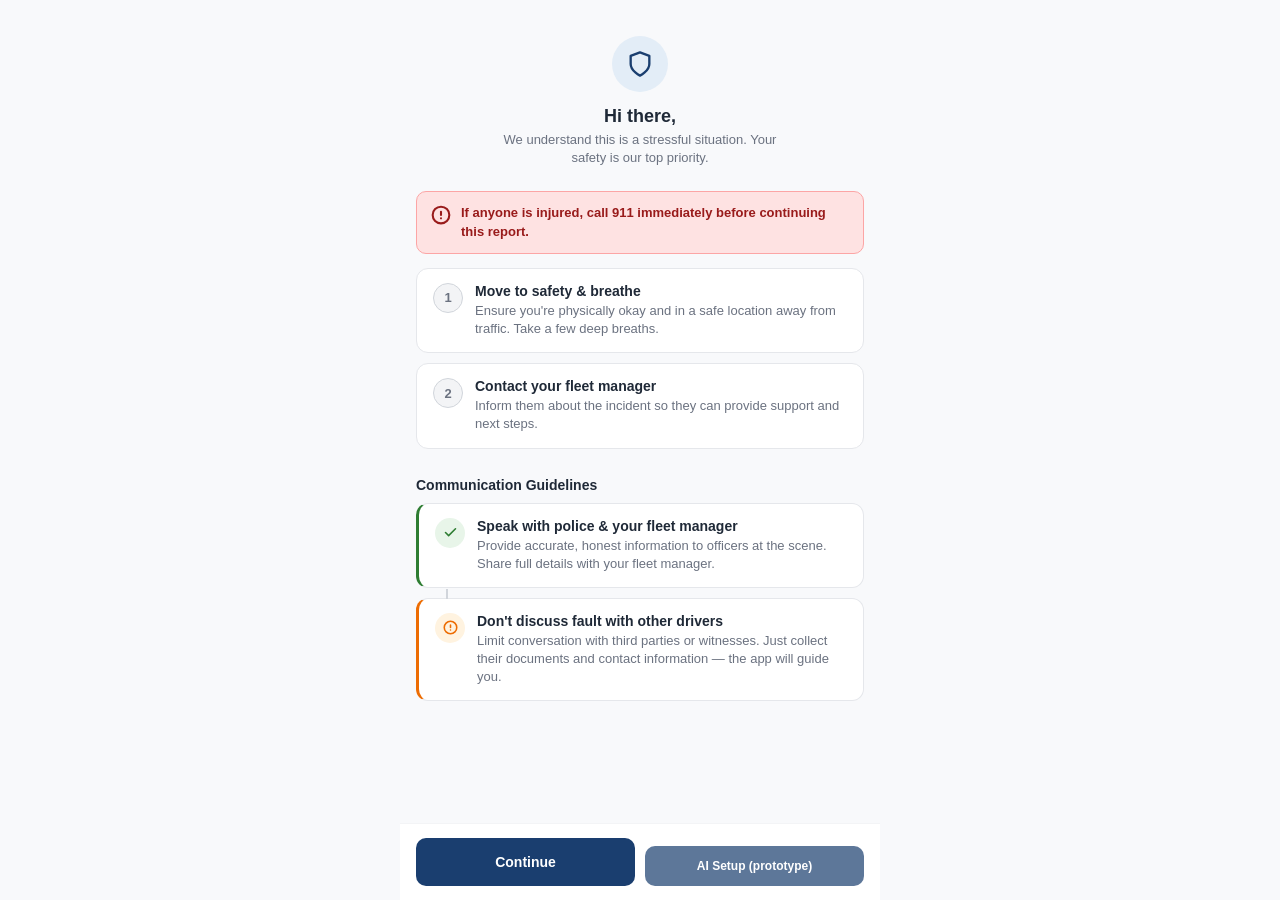
<file: index.html>
<!DOCTYPE html>
<html lang="en">
<head>
  <meta charset="UTF-8">
  <meta name="viewport" content="width=device-width, initial-scale=1.0, maximum-scale=1.0, user-scalable=no">
  <title>Incident Reporting</title>
  <link rel="stylesheet" href="styles.css?v=8">
</head>
<body>

  <!-- Offline Banner -->
  <div class="offline-banner" id="offlineBanner">You are offline — data will be saved locally</div>

  <!-- ==================== SCREEN 1: Incidents List ==================== -->
  <div class="screen" id="screen-incidents">
    <h2 class="section-title">Current Incidents</h2>
    <p class="section-subtitle">Reports that are in progress</p>

    <div id="currentIncidentsList">
      <div id="incidentsLoading" style="text-align:center;padding:28px 0">
        <div class="ai-spinner"></div>
        <p style="margin-top:12px;font-size:13px;color:var(--text-secondary)">Loading incidents…</p>
      </div>
    </div>

    <h2 class="section-title" id="pastIncidentsHeader" style="margin-top:16px;display:none">Past Incidents</h2>
    <p class="section-subtitle" id="pastIncidentsSubtitle" style="display:none">Completed and closed reports</p>
    <div id="pastIncidentsList"></div>
  </div>

  <!-- ==================== SCREEN 2: Before You Start (merged Safety + Comms) ==================== -->
  <div class="screen active" id="screen-safety">
    <div class="safety-hero">
      <div class="shield-circle">
        <svg viewBox="0 0 24 24" stroke-linecap="round" stroke-linejoin="round"><path d="M12 22s8-4 8-10V5l-8-3-8 3v7c0 6 8 10 8 10z"/></svg>
      </div>
      <h2>Hi <span id="driverFirstName">there</span>,</h2>
      <p>We understand this is a stressful situation. Your safety is our top priority.</p>
    </div>

    <!-- Always-on 911 banner — injury status is captured later (don't ask twice) -->
    <div style="background:#fee2e2;border:1px solid #fca5a5;border-radius:10px;padding:12px 14px;margin:0 0 14px;font-size:13px;color:#991b1b;font-weight:600;line-height:1.4;display:flex;gap:10px;align-items:flex-start">
      <svg viewBox="0 0 24 24" fill="none" stroke="currentColor" stroke-width="2.5" stroke-linecap="round" stroke-linejoin="round" style="width:20px;height:20px;flex-shrink:0;margin-top:1px"><circle cx="12" cy="12" r="10"/><line x1="12" y1="8" x2="12" y2="12"/><line x1="12" y1="16" x2="12.01" y2="16"/></svg>
      <span>If anyone is injured, call 911 immediately before continuing this report.</span>
    </div>

    <div class="step-card">
      <div class="step-number">1</div>
      <div class="step-content">
        <h3>Move to safety &amp; breathe</h3>
        <p>Ensure you're physically okay and in a safe location away from traffic. Take a few deep breaths.</p>
      </div>
    </div>

    <div class="step-card">
      <div class="step-number">2</div>
      <div class="step-content">
        <h3>Contact your fleet manager</h3>
        <p>Inform them about the incident so they can provide support and next steps.</p>
      </div>
    </div>

    <h3 class="subsection-title" style="margin-top:18px">Communication Guidelines</h3>

    <div class="guidelines-list">
      <div class="guideline-card allowed">
        <div class="guideline-icon check">
          <svg viewBox="0 0 24 24" stroke-linecap="round" stroke-linejoin="round"><polyline points="20 6 9 17 4 12"/></svg>
        </div>
        <div class="guideline-content">
          <h3>Speak with police &amp; your fleet manager</h3>
          <p>Provide accurate, honest information to officers at the scene. Share full details with your fleet manager.</p>
        </div>
      </div>

      <div class="guideline-card caution">
        <div class="guideline-icon warn">
          <svg viewBox="0 0 24 24" stroke-linecap="round" stroke-linejoin="round"><circle cx="12" cy="12" r="10"/><line x1="12" y1="8" x2="12" y2="12"/><line x1="12" y1="16" x2="12.01" y2="16"/></svg>
        </div>
        <div class="guideline-content">
          <h3>Don't discuss fault with other drivers</h3>
          <p>Limit conversation with third parties or witnesses. Just collect their documents and contact information — the app will guide you.</p>
        </div>
      </div>
    </div>

    <div class="button-footer">
      <button class="btn btn-primary" onclick="app.goTo('incidents')">Continue</button>
      <button class="btn btn-secondary" style="margin-top:8px;font-size:12px;opacity:0.7" onclick="app.showAISetup()">AI Setup (prototype)</button>
    </div>
  </div>

  <!-- screen-communication kept as alias so any back-links still work -->
  <div class="screen" id="screen-communication" style="display:none"></div>

  <!-- ==================== AI Setup (prototype token entry) ==================== -->
  <!-- Prototype-only: lets the single tester enter their GenAI token+baseUrl at
       runtime so the add-in calls the gateway directly. Stored ONLY in this
       device's localStorage — never committed. Not for production/multi-user. -->
  <div class="screen" id="screen-aisetup">
    <h2 class="section-title">AI Setup</h2>
    <p class="section-subtitle">Prototype only. Paste your GenAI config to enable live AI/OCR on <em>this device</em>. It's stored only here, never uploaded. Use test/dummy documents.</p>
    <div class="question-group">
      <label>Config JSON</label>
      <textarea id="aiSetupInput" rows="6" style="width:100%;box-sizing:border-box;font-family:ui-monospace,SFMono-Regular,Menlo,monospace;font-size:12px;padding:10px;border:1px solid var(--border,#ccc);border-radius:8px" placeholder='{"token":"...","baseUrl":"...","region":"us"}'></textarea>
    </div>
    <p id="aiSetupStatus" style="font-size:13px;margin:8px 0"></p>
    <div class="button-footer">
      <button class="btn btn-primary" onclick="app.saveAISetup()">Save</button>
      <button class="btn btn-secondary" style="margin-top:8px" onclick="app.clearAISetup()">Clear token from device</button>
      <button class="btn btn-secondary" style="margin-top:8px" onclick="app.goTo('safety')">Back</button>
    </div>
  </div>

  <!-- ==================== SCREEN 5: Qualifying Questions ==================== -->
  <div class="screen" id="screen-qualifying">
    <div class="progress-bar">
      <div class="progress-icon">
        <svg viewBox="0 0 24 24" stroke-linecap="round" stroke-linejoin="round"><circle cx="12" cy="12" r="10"/><line x1="12" y1="16" x2="12" y2="12"/><line x1="12" y1="8" x2="12.01" y2="8"/></svg>
      </div>
      <span>0% Complete</span>
    </div>

    <h2 class="section-title">Qualifying Questions</h2>
    <p class="section-subtitle">Please answer the following questions about the collision.</p>

    <div class="question-group">
      <label>Does the collision involve a third party driver?</label>
      <div class="toggle-group">
        <button class="toggle-btn" onclick="app.setAnswer('thirdParty', true, this)">Yes</button>
        <button class="toggle-btn" onclick="app.setAnswer('thirdParty', false, this)">No</button>
      </div>
    </div>

    <div class="question-group" id="hitAndRunGroup" style="display:none">
      <label>Was this a hit-and-run?</label>
      <div class="toggle-group">
        <button class="toggle-btn" onclick="app.setAnswer('hitAndRun', true, this)">Yes</button>
        <button class="toggle-btn" onclick="app.setAnswer('hitAndRun', false, this)">No</button>
      </div>
    </div>

    <div class="question-group">
      <label>Is your vehicle driveable?</label>
      <div class="toggle-group">
        <button class="toggle-btn" onclick="app.setAnswer('driveable', 'Yes', this)">Yes</button>
        <button class="toggle-btn" onclick="app.setAnswer('driveable', 'No', this)">No</button>
        <button class="toggle-btn" onclick="app.setAnswer('driveable', 'Uncertain', this)">Uncertain</button>
      </div>
    </div>

    <div class="button-footer">
      <button class="btn btn-secondary" onclick="app.goTo('incidents')">Back</button>
      <button class="btn btn-primary" id="qualifyingContinue" onclick="app.qualifyingContinue()">Continue</button>
    </div>
  </div>

  <!-- ==================== SCREEN 6a: Photos — Your Vehicle ==================== -->
  <div class="screen" id="screen-photos-yours">
    <div class="progress-bar">
      <div class="progress-icon">
        <svg viewBox="0 0 24 24" stroke-linecap="round" stroke-linejoin="round"><circle cx="12" cy="12" r="10"/><line x1="12" y1="16" x2="12" y2="12"/><line x1="12" y1="8" x2="12.01" y2="8"/></svg>
      </div>
      <span>20% Complete</span>
    </div>

    <h2 class="section-title">Capture Photos of Your Vehicle & Scene</h2>
    <p class="section-subtitle">Take clear, well-lit photos from each angle. Show the full side of the vehicle in each shot. For Damage Close-up, get within arm's reach of the damage so details are visible for AI analysis.</p>

    <div class="photo-grid" id="photoGridYours">
      <div class="photo-slot" onclick="app.showPhotoMenu('yours',0)">
        <svg class="camera-icon" viewBox="0 0 24 24" stroke-linecap="round" stroke-linejoin="round"><path d="M23 19a2 2 0 0 1-2 2H3a2 2 0 0 1-2-2V8a2 2 0 0 1 2-2h4l2-3h6l2 3h4a2 2 0 0 1 2 2z"/><circle cx="12" cy="13" r="4"/></svg>
        <span class="label">Front View</span>
      </div>
      <div class="photo-slot" onclick="app.showPhotoMenu('yours',1)">
        <svg class="camera-icon" viewBox="0 0 24 24" stroke-linecap="round" stroke-linejoin="round"><path d="M23 19a2 2 0 0 1-2 2H3a2 2 0 0 1-2-2V8a2 2 0 0 1 2-2h4l2-3h6l2 3h4a2 2 0 0 1 2 2z"/><circle cx="12" cy="13" r="4"/></svg>
        <span class="label">Rear View</span>
      </div>
      <div class="photo-slot" onclick="app.showPhotoMenu('yours',2)">
        <svg class="camera-icon" viewBox="0 0 24 24" stroke-linecap="round" stroke-linejoin="round"><path d="M23 19a2 2 0 0 1-2 2H3a2 2 0 0 1-2-2V8a2 2 0 0 1 2-2h4l2-3h6l2 3h4a2 2 0 0 1 2 2z"/><circle cx="12" cy="13" r="4"/></svg>
        <span class="label">Left Side</span>
      </div>
      <div class="photo-slot" onclick="app.showPhotoMenu('yours',3)">
        <svg class="camera-icon" viewBox="0 0 24 24" stroke-linecap="round" stroke-linejoin="round"><path d="M23 19a2 2 0 0 1-2 2H3a2 2 0 0 1-2-2V8a2 2 0 0 1 2-2h4l2-3h6l2 3h4a2 2 0 0 1 2 2z"/><circle cx="12" cy="13" r="4"/></svg>
        <span class="label">Right Side</span>
      </div>
      <div class="photo-slot" onclick="app.showPhotoMenu('yours',4)">
        <svg class="camera-icon" viewBox="0 0 24 24" stroke-linecap="round" stroke-linejoin="round"><path d="M23 19a2 2 0 0 1-2 2H3a2 2 0 0 1-2-2V8a2 2 0 0 1 2-2h4l2-3h6l2 3h4a2 2 0 0 1 2 2z"/><circle cx="12" cy="13" r="4"/></svg>
        <span class="label">Damage Close-up</span>
      </div>
    </div>

    <h3 class="subsection-title">360° Scene Video <span style="font-size:11px;font-weight:400;color:var(--text-muted)">(Optional)</span></h3>
    <p class="section-subtitle" style="margin-bottom:10px">Record a 360° walkthrough with your Camera app, then select it here.</p>
    <div class="document-upload" id="sceneVideoSlot" onclick="app.captureSceneVideo()">
      <svg viewBox="0 0 24 24" stroke-linecap="round" stroke-linejoin="round"><polygon points="23 7 16 12 23 17 23 7"/><rect x="1" y="5" width="15" height="14" rx="2" ry="2"/></svg>
      <p style="font-weight:600;margin-bottom:3px;font-size:14px">Select video from library</p>
      <p style="font-size:12px;color:var(--text-muted)">Record with your Camera app first, then tap here to attach</p>
    </div>
    <div id="sceneVideoPreview" style="display:none" class="doc-preview">
      <svg viewBox="0 0 24 24" fill="none" stroke="#2e7d32" stroke-width="2.5" stroke-linecap="round" stroke-linejoin="round" style="width:18px;height:18px;flex-shrink:0"><polyline points="20 6 9 17 4 12"/></svg>
      <span id="sceneVideoName" style="flex:1;font-size:13px;color:var(--success);overflow:hidden;text-overflow:ellipsis;white-space:nowrap">Video captured ✓</span>
      <button class="doc-remove-btn" onclick="event.stopPropagation();app.removeSceneVideo()">&times;</button>
    </div>

    <div id="aiAnalysisStatusYours" style="display:none">
      <div class="ai-processing">
        <div class="ai-spinner"></div>
        <p style="font-weight:600;font-size:14px">Analyzing photos...</p>
        <p style="color:var(--text-secondary);font-size:13px">AI is identifying damage zones and severity</p>
      </div>
    </div>

    <div class="button-footer">
      <button class="btn btn-secondary" onclick="app.goTo('qualifying')">Back</button>
      <button class="btn btn-primary" onclick="app.analyzeYoursAndContinue()">Continue</button>
    </div>
  </div>

  <!-- ==================== SCREEN 6b: Photos — 3rd Party Vehicle ==================== -->
  <div class="screen" id="screen-photos-third">
    <div class="progress-bar">
      <div class="progress-icon">
        <svg viewBox="0 0 24 24" stroke-linecap="round" stroke-linejoin="round"><circle cx="12" cy="12" r="10"/><line x1="12" y1="16" x2="12" y2="12"/><line x1="12" y1="8" x2="12.01" y2="8"/></svg>
      </div>
      <span>35% Complete</span>
    </div>

    <h2 class="section-title">Capture Photos of 3rd Party Vehicle</h2>
    <p class="section-subtitle">Take clear, well-lit photos from each angle. Show the full side of the vehicle in each shot. For Damage Close-up, get within arm's reach of the damage so details are visible for AI analysis.</p>

    <div class="photo-grid" id="photoGridThird">
      <div class="photo-slot" onclick="app.showPhotoMenu('third',0)">
        <svg class="camera-icon" viewBox="0 0 24 24" stroke-linecap="round" stroke-linejoin="round"><path d="M23 19a2 2 0 0 1-2 2H3a2 2 0 0 1-2-2V8a2 2 0 0 1 2-2h4l2-3h6l2 3h4a2 2 0 0 1 2 2z"/><circle cx="12" cy="13" r="4"/></svg>
        <span class="label">Front View</span>
      </div>
      <div class="photo-slot" onclick="app.showPhotoMenu('third',1)">
        <svg class="camera-icon" viewBox="0 0 24 24" stroke-linecap="round" stroke-linejoin="round"><path d="M23 19a2 2 0 0 1-2 2H3a2 2 0 0 1-2-2V8a2 2 0 0 1 2-2h4l2-3h6l2 3h4a2 2 0 0 1 2 2z"/><circle cx="12" cy="13" r="4"/></svg>
        <span class="label">Rear View</span>
      </div>
      <div class="photo-slot" onclick="app.showPhotoMenu('third',2)">
        <svg class="camera-icon" viewBox="0 0 24 24" stroke-linecap="round" stroke-linejoin="round"><path d="M23 19a2 2 0 0 1-2 2H3a2 2 0 0 1-2-2V8a2 2 0 0 1 2-2h4l2-3h6l2 3h4a2 2 0 0 1 2 2z"/><circle cx="12" cy="13" r="4"/></svg>
        <span class="label">Left Side</span>
      </div>
      <div class="photo-slot" onclick="app.showPhotoMenu('third',3)">
        <svg class="camera-icon" viewBox="0 0 24 24" stroke-linecap="round" stroke-linejoin="round"><path d="M23 19a2 2 0 0 1-2 2H3a2 2 0 0 1-2-2V8a2 2 0 0 1 2-2h4l2-3h6l2 3h4a2 2 0 0 1 2 2z"/><circle cx="12" cy="13" r="4"/></svg>
        <span class="label">Right Side</span>
      </div>
      <div class="photo-slot" onclick="app.showPhotoMenu('third',4)">
        <svg class="camera-icon" viewBox="0 0 24 24" stroke-linecap="round" stroke-linejoin="round"><path d="M23 19a2 2 0 0 1-2 2H3a2 2 0 0 1-2-2V8a2 2 0 0 1 2-2h4l2-3h6l2 3h4a2 2 0 0 1 2 2z"/><circle cx="12" cy="13" r="4"/></svg>
        <span class="label">Damage Close-up</span>
      </div>
    </div>

    <div id="aiAnalysisStatusThird" style="display:none">
      <div class="ai-processing">
        <div class="ai-spinner"></div>
        <p style="font-weight:600;font-size:14px">Analyzing photos...</p>
        <p style="color:var(--text-secondary);font-size:13px">AI is identifying vehicle type and damage</p>
      </div>
    </div>

    <div class="button-footer">
      <button class="btn btn-secondary" onclick="app.goTo('photos-yours')">Back</button>
      <button class="btn btn-primary" onclick="app.analyzeThirdAndContinue()">Continue</button>
    </div>
  </div>

  <!-- ==================== SCREEN 7: Your Vehicle — Damage & Severity (combined) ==================== -->
  <div class="screen" id="screen-damage-first">
    <div class="progress-bar">
      <div class="progress-icon">
        <svg viewBox="0 0 24 24" stroke-linecap="round" stroke-linejoin="round"><circle cx="12" cy="12" r="10"/><line x1="12" y1="16" x2="12" y2="12"/><line x1="12" y1="8" x2="12.01" y2="8"/></svg>
      </div>
      <span>40% Complete</span>
    </div>

    <h2 class="section-title">Your Vehicle Damage</h2>
    <p class="section-subtitle">Select damaged areas and severity. <span class="ai-badge">AI Suggested</span></p>

    <div class="damage-diagram">
      <svg class="vehicle-svg" viewBox="0 0 200 300" style="max-width:220px">
        <path d="M75 20 C75 15, 78 10, 83 10 L117 10 C122 10, 125 15, 125 20 L125 35 L135 40 L140 45 L145 55 L148 65 L150 75 L150 225 L148 235 L145 245 L140 255 L135 260 L125 265 L125 280 C125 285, 122 290, 117 290 L83 290 C78 290, 75 285, 75 280 L75 265 L65 260 L60 255 L55 245 L52 235 L50 225 L50 75 L52 65 L55 55 L60 45 L65 40 L75 35 Z" fill="#e8e9ea" stroke="#9ca3af" stroke-width="2"/>
        <rect x="80" y="25" width="40" height="15" fill="rgba(59,130,246,0.15)" stroke="#9ca3af" stroke-width="1" rx="3"/>
        <rect x="80" y="260" width="40" height="15" fill="rgba(59,130,246,0.15)" stroke="#9ca3af" stroke-width="1" rx="3"/>
        <rect x="55" y="80" width="12" height="35" fill="rgba(59,130,246,0.15)" stroke="#9ca3af" stroke-width="1" rx="2"/>
        <rect x="55" y="125" width="12" height="35" fill="rgba(59,130,246,0.15)" stroke="#9ca3af" stroke-width="1" rx="2"/>
        <rect x="55" y="170" width="12" height="35" fill="rgba(59,130,246,0.15)" stroke="#9ca3af" stroke-width="1" rx="2"/>
        <rect x="133" y="80" width="12" height="35" fill="rgba(59,130,246,0.15)" stroke="#9ca3af" stroke-width="1" rx="2"/>
        <rect x="133" y="125" width="12" height="35" fill="rgba(59,130,246,0.15)" stroke="#9ca3af" stroke-width="1" rx="2"/>
        <rect x="133" y="170" width="12" height="35" fill="rgba(59,130,246,0.15)" stroke="#9ca3af" stroke-width="1" rx="2"/>
        <ellipse cx="85" cy="15" rx="6" ry="4" fill="#fbbf24" opacity="0.8"/>
        <ellipse cx="115" cy="15" rx="6" ry="4" fill="#fbbf24" opacity="0.8"/>
        <ellipse cx="85" cy="285" rx="6" ry="4" fill="#ef4444" opacity="0.8"/>
        <ellipse cx="115" cy="285" rx="6" ry="4" fill="#ef4444" opacity="0.8"/>
        <rect x="45" y="70" width="8" height="20" fill="#374151" rx="4"/>
        <rect x="147" y="70" width="8" height="20" fill="#374151" rx="4"/>
        <rect x="45" y="210" width="8" height="20" fill="#374151" rx="4"/>
        <rect x="147" y="210" width="8" height="20" fill="#374151" rx="4"/>
        <path class="damage-zone" data-zone="Front Center" d="M75 20 C75 15, 78 10, 83 10 L117 10 C122 10, 125 15, 125 20 L125 35 L135 40 L140 45 L145 55 L148 65 L100 65 L52 65 L55 55 L60 45 L65 40 L75 35 Z" fill="transparent" stroke="transparent" stroke-width="2"/>
        <path class="damage-zone" data-zone="Front Left" d="M50 65 L52 65 L55 55 L60 45 L65 40 L75 35 L75 50 L70 60 L65 70 L60 80 L55 90 L52 100 L50 110 Z" fill="transparent" stroke="transparent" stroke-width="2"/>
        <path class="damage-zone" data-zone="Front Right" d="M150 65 L148 65 L145 55 L140 45 L135 40 L125 35 L125 50 L130 60 L135 70 L140 80 L145 90 L148 100 L150 110 Z" fill="transparent" stroke="transparent" stroke-width="2"/>
        <path class="damage-zone" data-zone="Left Side" d="M50 75 L52 75 L50 85 L50 110 L50 190 L52 200 L50 225 L45 220 L40 200 L40 100 L45 80 Z" fill="transparent" stroke="transparent" stroke-width="2"/>
        <path class="damage-zone" data-zone="Right Side" d="M150 75 L148 75 L150 85 L150 110 L150 190 L148 200 L150 225 L155 220 L160 200 L160 100 L155 80 Z" fill="transparent" stroke="transparent" stroke-width="2"/>
        <rect class="damage-zone" data-zone="Roof" x="75" y="75" width="50" height="150" fill="transparent" stroke="transparent" stroke-width="2" rx="5"/>
        <path class="damage-zone" data-zone="Rear Left" d="M50 225 L52 225 L55 235 L60 245 L65 255 L75 260 L75 245 L70 235 L65 225 L60 215 L55 205 L52 195 L50 185 Z" fill="transparent" stroke="transparent" stroke-width="2"/>
        <path class="damage-zone" data-zone="Rear Right" d="M150 225 L148 225 L145 235 L140 245 L135 255 L125 260 L125 245 L130 235 L135 225 L140 215 L145 205 L148 195 L150 185 Z" fill="transparent" stroke="transparent" stroke-width="2"/>
        <path class="damage-zone" data-zone="Rear Center" d="M75 265 L125 265 L135 260 L140 255 L145 245 L148 235 L100 235 L52 235 L55 245 L60 255 L65 260 L75 265 L75 280 C75 285, 78 290, 83 290 L117 290 C122 290, 125 285, 125 280 L125 265 Z" fill="transparent" stroke="transparent" stroke-width="2"/>
      </svg>
    </div>

    <div class="damage-zones-chips" id="damageChipsFirst">
      <button class="zone-chip" onclick="app.toggleZone('first','Front Left',this)">Front Left</button>
      <button class="zone-chip" onclick="app.toggleZone('first','Front Center',this)">Front Center</button>
      <button class="zone-chip" onclick="app.toggleZone('first','Front Right',this)">Front Right</button>
      <button class="zone-chip" onclick="app.toggleZone('first','Left Side',this)">Left Side</button>
      <button class="zone-chip" onclick="app.toggleZone('first','Right Side',this)">Right Side</button>
      <button class="zone-chip" onclick="app.toggleZone('first','Rear Left',this)">Rear Left</button>
      <button class="zone-chip" onclick="app.toggleZone('first','Rear Center',this)">Rear Center</button>
      <button class="zone-chip" onclick="app.toggleZone('first','Rear Right',this)">Rear Right</button>
      <button class="zone-chip" onclick="app.toggleZone('first','Roof',this)">Roof</button>
      <button class="zone-chip" onclick="app.toggleZone('first','Undercarriage / Frame',this)">Undercarriage / Frame</button>
    </div>

    <h3 class="subsection-title" style="margin-top:20px">Damage Severity <span class="ai-badge">AI Suggested</span></h3>
    <div class="severity-options" id="severityOptionsFirst">
      <div class="severity-option" onclick="app.setSeverity('first','Minor', this)">
        <h4>Minor</h4>
        <p>Scratches, scuffs, or small dents. Vehicle fully driveable.</p>
      </div>
      <div class="severity-option" onclick="app.setSeverity('first','Functional', this)">
        <h4>Functional</h4>
        <p>Broken glass, hanging bumpers, or light damage. May still be driveable.</p>
      </div>
      <div class="severity-option" onclick="app.setSeverity('first','Disabling', this)">
        <h4>Disabling</h4>
        <p>Frame damage, wheel misalignment, or airbag deployment. Not driveable.</p>
      </div>
    </div>

    <div class="button-footer">
      <button class="btn btn-secondary" id="damageFirstBackBtn" onclick="app.damageFirstBack()">Back</button>
      <button class="btn btn-primary" id="damageFirstDoneBtn" onclick="app.damageFirstDone()">Continue</button>
    </div>
  </div>

  <!-- severity-first kept as alias so editFromReview still works -->
  <div class="screen" id="screen-severity-first" style="display:none"></div>

  <!-- ==================== SCREEN 9: 3rd Party Vehicle — Damage & Severity (combined) ==================== -->
  <div class="screen" id="screen-damage-third">
    <div class="progress-bar">
      <div class="progress-icon">
        <svg viewBox="0 0 24 24" stroke-linecap="round" stroke-linejoin="round"><circle cx="12" cy="12" r="10"/><line x1="12" y1="16" x2="12" y2="12"/><line x1="12" y1="8" x2="12.01" y2="8"/></svg>
      </div>
      <span>55% Complete</span>
    </div>

    <h2 class="section-title">3rd Party Vehicle Damage</h2>
    <p class="section-subtitle">Select damaged areas and severity. <span class="ai-badge">AI Suggested</span></p>

    <div class="damage-diagram">
      <svg class="vehicle-svg" viewBox="0 0 200 300" style="max-width:220px">
        <path d="M75 20 C75 15, 78 10, 83 10 L117 10 C122 10, 125 15, 125 20 L125 35 L135 40 L140 45 L145 55 L148 65 L150 75 L150 225 L148 235 L145 245 L140 255 L135 260 L125 265 L125 280 C125 285, 122 290, 117 290 L83 290 C78 290, 75 285, 75 280 L75 265 L65 260 L60 255 L55 245 L52 235 L50 225 L50 75 L52 65 L55 55 L60 45 L65 40 L75 35 Z" fill="#e8e9ea" stroke="#9ca3af" stroke-width="2"/>
        <rect x="80" y="25" width="40" height="15" fill="rgba(59,130,246,0.15)" stroke="#9ca3af" stroke-width="1" rx="3"/>
        <rect x="80" y="260" width="40" height="15" fill="rgba(59,130,246,0.15)" stroke="#9ca3af" stroke-width="1" rx="3"/>
        <rect x="55" y="80" width="12" height="35" fill="rgba(59,130,246,0.15)" stroke="#9ca3af" stroke-width="1" rx="2"/>
        <rect x="55" y="125" width="12" height="35" fill="rgba(59,130,246,0.15)" stroke="#9ca3af" stroke-width="1" rx="2"/>
        <rect x="55" y="170" width="12" height="35" fill="rgba(59,130,246,0.15)" stroke="#9ca3af" stroke-width="1" rx="2"/>
        <rect x="133" y="80" width="12" height="35" fill="rgba(59,130,246,0.15)" stroke="#9ca3af" stroke-width="1" rx="2"/>
        <rect x="133" y="125" width="12" height="35" fill="rgba(59,130,246,0.15)" stroke="#9ca3af" stroke-width="1" rx="2"/>
        <rect x="133" y="170" width="12" height="35" fill="rgba(59,130,246,0.15)" stroke="#9ca3af" stroke-width="1" rx="2"/>
        <ellipse cx="85" cy="15" rx="6" ry="4" fill="#fbbf24" opacity="0.8"/>
        <ellipse cx="115" cy="15" rx="6" ry="4" fill="#fbbf24" opacity="0.8"/>
        <ellipse cx="85" cy="285" rx="6" ry="4" fill="#ef4444" opacity="0.8"/>
        <ellipse cx="115" cy="285" rx="6" ry="4" fill="#ef4444" opacity="0.8"/>
        <rect x="45" y="70" width="8" height="20" fill="#374151" rx="4"/>
        <rect x="147" y="70" width="8" height="20" fill="#374151" rx="4"/>
        <rect x="45" y="210" width="8" height="20" fill="#374151" rx="4"/>
        <rect x="147" y="210" width="8" height="20" fill="#374151" rx="4"/>
        <!-- Clickable damage zones (data-party="third" routes clicks to the 3rd-party chips) -->
        <path class="damage-zone" data-party="third" data-zone="Front Center" d="M75 20 C75 15, 78 10, 83 10 L117 10 C122 10, 125 15, 125 20 L125 35 L135 40 L140 45 L145 55 L148 65 L100 65 L52 65 L55 55 L60 45 L65 40 L75 35 Z" fill="transparent" stroke="transparent" stroke-width="2"/>
        <path class="damage-zone" data-party="third" data-zone="Front Left" d="M50 65 L52 65 L55 55 L60 45 L65 40 L75 35 L75 50 L70 60 L65 70 L60 80 L55 90 L52 100 L50 110 Z" fill="transparent" stroke="transparent" stroke-width="2"/>
        <path class="damage-zone" data-party="third" data-zone="Front Right" d="M150 65 L148 65 L145 55 L140 45 L135 40 L125 35 L125 50 L130 60 L135 70 L140 80 L145 90 L148 100 L150 110 Z" fill="transparent" stroke="transparent" stroke-width="2"/>
        <path class="damage-zone" data-party="third" data-zone="Left Side" d="M50 75 L52 75 L50 85 L50 110 L50 190 L52 200 L50 225 L45 220 L40 200 L40 100 L45 80 Z" fill="transparent" stroke="transparent" stroke-width="2"/>
        <path class="damage-zone" data-party="third" data-zone="Right Side" d="M150 75 L148 75 L150 85 L150 110 L150 190 L148 200 L150 225 L155 220 L160 200 L160 100 L155 80 Z" fill="transparent" stroke="transparent" stroke-width="2"/>
        <rect class="damage-zone" data-party="third" data-zone="Roof" x="75" y="75" width="50" height="150" fill="transparent" stroke="transparent" stroke-width="2" rx="5"/>
        <path class="damage-zone" data-party="third" data-zone="Rear Left" d="M50 225 L52 225 L55 235 L60 245 L65 255 L75 260 L75 245 L70 235 L65 225 L60 215 L55 205 L52 195 L50 185 Z" fill="transparent" stroke="transparent" stroke-width="2"/>
        <path class="damage-zone" data-party="third" data-zone="Rear Right" d="M150 225 L148 225 L145 235 L140 245 L135 255 L125 260 L125 245 L130 235 L135 225 L140 215 L145 205 L148 195 L150 185 Z" fill="transparent" stroke="transparent" stroke-width="2"/>
        <path class="damage-zone" data-party="third" data-zone="Rear Center" d="M75 265 L125 265 L135 260 L140 255 L145 245 L148 235 L100 235 L52 235 L55 245 L60 255 L65 260 L75 265 L75 280 C75 285, 78 290, 83 290 L117 290 C122 290, 125 285, 125 280 L125 265 Z" fill="transparent" stroke="transparent" stroke-width="2"/>
      </svg>
    </div>

    <div class="damage-zones-chips" id="damageChipsThird">
      <button class="zone-chip" onclick="app.toggleZone('third','Front Left',this)">Front Left</button>
      <button class="zone-chip" onclick="app.toggleZone('third','Front Center',this)">Front Center</button>
      <button class="zone-chip" onclick="app.toggleZone('third','Front Right',this)">Front Right</button>
      <button class="zone-chip" onclick="app.toggleZone('third','Left Side',this)">Left Side</button>
      <button class="zone-chip" onclick="app.toggleZone('third','Right Side',this)">Right Side</button>
      <button class="zone-chip" onclick="app.toggleZone('third','Rear Left',this)">Rear Left</button>
      <button class="zone-chip" onclick="app.toggleZone('third','Rear Center',this)">Rear Center</button>
      <button class="zone-chip" onclick="app.toggleZone('third','Rear Right',this)">Rear Right</button>
      <button class="zone-chip" onclick="app.toggleZone('third','Roof',this)">Roof</button>
      <button class="zone-chip" onclick="app.toggleZone('third','Undercarriage / Frame',this)">Undercarriage / Frame</button>
    </div>

    <h3 class="subsection-title" style="margin-top:20px">Damage Severity <span class="ai-badge">AI Suggested</span></h3>
    <div class="severity-options" id="severityOptionsThird">
      <div class="severity-option" onclick="app.setSeverity('third','Minor', this)">
        <h4>Minor</h4>
        <p>Scratches, scuffs, or small dents. Vehicle fully driveable.</p>
      </div>
      <div class="severity-option" onclick="app.setSeverity('third','Functional', this)">
        <h4>Functional</h4>
        <p>Broken glass, hanging bumpers, or light damage. May still be driveable.</p>
      </div>
      <div class="severity-option" onclick="app.setSeverity('third','Disabling', this)">
        <h4>Disabling</h4>
        <p>Frame damage, wheel misalignment, or airbag deployment. Not driveable.</p>
      </div>
    </div>

    <div class="button-footer">
      <button class="btn btn-secondary" id="damageThirdBackBtn" onclick="app.damageThirdBack()">Back</button>
      <button class="btn btn-primary" id="damageThirdDoneBtn" onclick="app.damageThirdDone()">Continue</button>
    </div>
  </div>

  <!-- severity-third kept as alias so editFromReview still works -->
  <div class="screen" id="screen-severity-third" style="display:none"></div>

  <!-- ==================== SCREEN 11: Documents OCR ==================== -->
  <div class="screen" id="screen-documents">
    <div class="progress-bar">
      <div class="progress-icon">
        <svg viewBox="0 0 24 24" stroke-linecap="round" stroke-linejoin="round"><circle cx="12" cy="12" r="10"/><line x1="12" y1="16" x2="12" y2="12"/><line x1="12" y1="8" x2="12.01" y2="8"/></svg>
      </div>
      <span>65% Complete</span>
    </div>

    <h2 class="section-title">3rd Party Documents</h2>
    <p class="section-subtitle">Capture the third party's documents. AI will automatically extract key information.</p>

    <!-- Insurance Card first — most critical for filing a claim (policy # + insurer) -->
    <h3 class="subsection-title">Insurance Card</h3>
    <div class="document-upload" id="docInsuranceBox" onclick="app.captureDocOCR('insurance')">
      <svg viewBox="0 0 24 24" stroke-linecap="round" stroke-linejoin="round"><path d="M12 22s8-4 8-10V5l-8-3-8 3v7c0 6 8 10 8 10z"/></svg>
      <p style="font-weight:600;margin-bottom:3px;font-size:14px">Tap to capture</p>
      <p style="font-size:12px;color:var(--text-muted)">Take a photo of the insurance card</p>
    </div>
    <div id="docInsurancePreview" style="display:none" class="doc-preview">
      <svg viewBox="0 0 24 24" fill="none" stroke="#2e7d32" stroke-width="2.5" stroke-linecap="round" stroke-linejoin="round" style="width:18px;height:18px;flex-shrink:0"><polyline points="20 6 9 17 4 12"/></svg>
      <span style="flex:1;font-size:13px;color:var(--success)">Insurance Card captured ✓</span>
      <button class="doc-remove-btn" onclick="event.stopPropagation();app.removeDocOCR('insurance')">&times;</button>
    </div>
    <div class="ocr-results" id="ocrResultsInsurance" style="display:none">
      <h3 style="font-size:13px;font-weight:700;margin-bottom:10px">Extracted Information <span class="ai-badge">OCR</span></h3>
      <div class="ocr-field"><span class="field-label">Insured Name</span><span class="field-value" id="ocrInsName">--</span></div>
      <div class="ocr-field"><span class="field-label">Policy #</span><span class="field-value" id="ocrInsPolicy">--</span></div>
      <div class="ocr-field"><span class="field-label">Insurer</span><span class="field-value" id="ocrInsCompany">--</span></div>
      <div class="ocr-field"><span class="field-label">Effective Dates</span><span class="field-value" id="ocrInsDates">--</span></div>
    </div>

    <h3 class="subsection-title" style="margin-top:8px">Driver's License</h3>
    <div class="document-upload" id="docLicenseBox" onclick="app.captureDocOCR('license')">
      <svg viewBox="0 0 24 24" stroke-linecap="round" stroke-linejoin="round"><rect x="2" y="5" width="20" height="14" rx="2"/><line x1="2" y1="10" x2="22" y2="10"/></svg>
      <p style="font-weight:600;margin-bottom:3px;font-size:14px">Tap to capture</p>
      <p style="font-size:12px;color:var(--text-muted)">Take a photo of the driver's license</p>
    </div>
    <div id="docLicensePreview" style="display:none" class="doc-preview">
      <svg viewBox="0 0 24 24" fill="none" stroke="#2e7d32" stroke-width="2.5" stroke-linecap="round" stroke-linejoin="round" style="width:18px;height:18px;flex-shrink:0"><polyline points="20 6 9 17 4 12"/></svg>
      <span style="flex:1;font-size:13px;color:var(--success)">Driver's License captured ✓</span>
      <button class="doc-remove-btn" onclick="event.stopPropagation();app.removeDocOCR('license')">&times;</button>
    </div>
    <div class="ocr-results" id="ocrResultsLicense" style="display:none">
      <h3 style="font-size:13px;font-weight:700;margin-bottom:10px">Extracted Information <span class="ai-badge">OCR</span></h3>
      <div class="ocr-field"><span class="field-label">Name</span><span class="field-value" id="ocrDlName">--</span></div>
      <div class="ocr-field"><span class="field-label">License #</span><span class="field-value" id="ocrDlNumber">--</span></div>
      <div class="ocr-field"><span class="field-label">DOB</span><span class="field-value" id="ocrDlDob">--</span></div>
      <div class="ocr-field"><span class="field-label">Address</span><span class="field-value" id="ocrDlAddress">--</span></div>
    </div>

    <h3 class="subsection-title" style="margin-top:8px">Vehicle Registration</h3>
    <div class="document-upload" id="docRegistrationBox" onclick="app.captureDocOCR('registration')">
      <svg viewBox="0 0 24 24" stroke-linecap="round" stroke-linejoin="round"><path d="M14 2H6a2 2 0 0 0-2 2v16a2 2 0 0 0 2 2h12a2 2 0 0 0 2-2V8z"/><polyline points="14 2 14 8 20 8"/><line x1="16" y1="13" x2="8" y2="13"/><line x1="16" y1="17" x2="8" y2="17"/><polyline points="10 9 9 9 8 9"/></svg>
      <p style="font-weight:600;margin-bottom:3px;font-size:14px">Tap to capture</p>
      <p style="font-size:12px;color:var(--text-muted)">Take a photo of the vehicle registration</p>
    </div>
    <div id="docRegistrationPreview" style="display:none" class="doc-preview">
      <svg viewBox="0 0 24 24" fill="none" stroke="#2e7d32" stroke-width="2.5" stroke-linecap="round" stroke-linejoin="round" style="width:18px;height:18px;flex-shrink:0"><polyline points="20 6 9 17 4 12"/></svg>
      <span style="flex:1;font-size:13px;color:var(--success)">Vehicle Registration captured ✓</span>
      <button class="doc-remove-btn" onclick="event.stopPropagation();app.removeDocOCR('registration')">&times;</button>
    </div>
    <div class="ocr-results" id="ocrResultsRegistration" style="display:none">
      <h3 style="font-size:13px;font-weight:700;margin-bottom:10px">Extracted Information <span class="ai-badge">OCR</span></h3>
      <div class="ocr-field"><span class="field-label">VIN</span><span class="field-value" id="ocrRegVin">--</span></div>
      <div class="ocr-field"><span class="field-label">License Plate</span><span class="field-value" id="ocrRegPlate">--</span></div>
      <div class="ocr-field"><span class="field-label">Make / Model / Year</span><span class="field-value" id="ocrRegMakeModel">--</span></div>
      <div class="ocr-field"><span class="field-label">Registered Owner</span><span class="field-value" id="ocrRegOwner">--</span></div>
    </div>

    <div class="optional-section">
      <div class="optional-section-header" onclick="app.toggleSection('thirdPartyContact')">
        <span class="optional-label">3rd Party Driver Contact Info</span>
        <span class="optional-tag">Optional</span>
        <svg id="thirdPartyContactChevron" viewBox="0 0 24 24" fill="none" stroke="currentColor" stroke-width="2" stroke-linecap="round" stroke-linejoin="round" style="width:16px;height:16px;transition:transform 0.2s;flex-shrink:0"><polyline points="6 9 12 15 18 9"/></svg>
      </div>
      <div id="thirdPartyContactBody" style="display:none;padding-top:12px">
        <label class="field-label-block">Phone Number</label>
        <div class="phone-input-row">
          <select class="country-code-select" id="thirdPartyCountryCode" onchange="app.reportData.thirdPartyPhone.countryCode=this.value">
            <option value="+1">🇺🇸 +1</option>
            <option value="+1-CA">🇨🇦 +1</option>
            <option value="+44">🇬🇧 +44</option>
            <option value="+61">🇦🇺 +61</option>
            <option value="+64">🇳🇿 +64</option>
            <option value="+353">🇮🇪 +353</option>
            <option value="+49">🇩🇪 +49</option>
            <option value="+33">🇫🇷 +33</option>
            <option value="+34">🇪🇸 +34</option>
            <option value="+39">🇮🇹 +39</option>
            <option value="+31">🇳🇱 +31</option>
            <option value="+55">🇧🇷 +55</option>
            <option value="+52">🇲🇽 +52</option>
            <option value="+91">🇮🇳 +91</option>
            <option value="+86">🇨🇳 +86</option>
            <option value="+81">🇯🇵 +81</option>
            <option value="+82">🇰🇷 +82</option>
            <option value="+971">🇦🇪 +971</option>
            <option value="+966">🇸🇦 +966</option>
            <option value="+65">🇸🇬 +65</option>
            <option value="+27">🇿🇦 +27</option>
          </select>
          <input type="tel" class="phone-number-input" id="thirdPartyPhoneNumber" placeholder="(555) 555-5555" maxlength="14" oninput="app.formatPhoneInput(this, v => app.reportData.thirdPartyPhone.number = v)">
        </div>
      </div>
    </div>

    <div class="button-footer">
      <button class="btn btn-secondary" onclick="app.documentsBack()">Back</button>
      <button class="btn btn-primary" onclick="app.goTo('narrative')">Continue</button>
    </div>
  </div>

  <!-- ==================== SCREEN 15: Voice Narrative ==================== -->
  <div class="screen" id="screen-narrative">
    <div class="progress-bar">
      <div class="progress-icon">
        <svg viewBox="0 0 24 24" stroke-linecap="round" stroke-linejoin="round"><circle cx="12" cy="12" r="10"/><line x1="12" y1="16" x2="12" y2="12"/><line x1="12" y1="8" x2="12.01" y2="8"/></svg>
      </div>
      <span>75% Complete</span>
    </div>

    <h2 class="section-title">Incident Description</h2>
    <p class="section-subtitle">Describe what happened. Use the keyboard microphone for voice input if preferred.</p>

    <div class="transcript-box">
      <textarea id="narrativeText" placeholder="Describe the incident here..."></textarea>
    </div>

    <div class="narrative-fields">
      <h3 class="subsection-title" style="margin-bottom:14px">Occupancy & Injuries</h3>

      <div class="question-group">
        <label>Total people in your vehicle <span style="font-size:11px;color:var(--text-muted)">(including you)</span></label>
        <div class="number-stepper">
          <button class="stepper-btn" onclick="app.adjustOccupancy('yours',-1)">&#8722;</button>
          <span class="stepper-value" id="yourVehicleCount">1</span>
          <button class="stepper-btn" onclick="app.adjustOccupancy('yours',1)">&#43;</button>
        </div>
      </div>

      <div class="question-group">
        <label>Were there any injuries in your vehicle?</label>
        <div class="toggle-group">
          <button class="toggle-btn" onclick="app.setNarrativeAnswer('yourInjuries', true, this)">Yes</button>
          <button class="toggle-btn" onclick="app.setNarrativeAnswer('yourInjuries', false, this)">No</button>
        </div>
      </div>

      <div id="thirdOccupancyGroup" style="display:none">
        <div class="question-group">
          <label>Total people in the third party vehicle</label>
          <div class="number-stepper">
            <button class="stepper-btn" onclick="app.adjustOccupancy('third',-1)">&#8722;</button>
            <span class="stepper-value" id="thirdVehicleCount">1</span>
            <button class="stepper-btn" onclick="app.adjustOccupancy('third',1)">&#43;</button>
          </div>
        </div>

        <div class="question-group">
          <label>Were there any injuries in the third party vehicle?</label>
          <div class="toggle-group">
            <button class="toggle-btn" onclick="app.setNarrativeAnswer('thirdInjuries', true, this)">Yes</button>
            <button class="toggle-btn" onclick="app.setNarrativeAnswer('thirdInjuries', false, this)">No</button>
          </div>
        </div>
      </div>

      <h3 class="subsection-title" style="margin:20px 0 14px">Witnesses</h3>

      <div class="question-group">
        <label>Are there any witnesses?</label>
        <div class="toggle-group">
          <button class="toggle-btn" onclick="app.setWitnessToggle(true, this)">Yes</button>
          <button class="toggle-btn" onclick="app.setWitnessToggle(false, this)">No</button>
        </div>
      </div>

      <div id="witnessFields" style="display:none">
        <div class="question-group">
          <label>Witness Name</label>
          <input type="text" class="text-input" id="witnessName" placeholder="Full name" oninput="app.reportData.witnesses.name=this.value">
        </div>
        <div class="question-group">
          <label>Witness Phone Number</label>
          <div class="phone-input-row">
            <select class="country-code-select" id="witnessCountryCode" onchange="app.reportData.witnesses.phone.countryCode=this.value">
              <option value="+1">🇺🇸 +1</option>
              <option value="+1-CA">🇨🇦 +1</option>
              <option value="+44">🇬🇧 +44</option>
              <option value="+61">🇦🇺 +61</option>
              <option value="+64">🇳🇿 +64</option>
              <option value="+353">🇮🇪 +353</option>
              <option value="+49">🇩🇪 +49</option>
              <option value="+33">🇫🇷 +33</option>
              <option value="+34">🇪🇸 +34</option>
              <option value="+39">🇮🇹 +39</option>
              <option value="+31">🇳🇱 +31</option>
              <option value="+55">🇧🇷 +55</option>
              <option value="+52">🇲🇽 +52</option>
              <option value="+91">🇮🇳 +91</option>
              <option value="+86">🇨🇳 +86</option>
              <option value="+81">🇯🇵 +81</option>
              <option value="+82">🇰🇷 +82</option>
              <option value="+971">🇦🇪 +971</option>
              <option value="+966">🇸🇦 +966</option>
              <option value="+65">🇸🇬 +65</option>
              <option value="+27">🇿🇦 +27</option>
            </select>
            <input type="tel" class="phone-number-input" id="witnessPhone" placeholder="(555) 555-5555" maxlength="14" oninput="app.formatPhoneInput(this, v => app.reportData.witnesses.phone.number = v)">
          </div>
        </div>
      </div>
    </div>

    <div class="button-footer">
      <button class="btn btn-secondary" onclick="app.narrativeBack()">Back</button>
      <button class="btn btn-primary" onclick="app.narrativeContinue()">Continue</button>
    </div>
  </div>

  <!-- ==================== SCREEN 15b: Police Report ==================== -->
  <div class="screen" id="screen-police-report">
    <div class="progress-bar">
      <div class="progress-icon">
        <svg viewBox="0 0 24 24" stroke-linecap="round" stroke-linejoin="round"><circle cx="12" cy="12" r="10"/><line x1="12" y1="16" x2="12" y2="12"/><line x1="12" y1="8" x2="12.01" y2="8"/></svg>
      </div>
      <span>80% Complete</span>
    </div>

    <h2 class="section-title">Police Report</h2>
    <p class="section-subtitle">Provide information about any police involvement at the scene.</p>

    <div class="question-group">
      <label>Was a police report filed?</label>
      <div class="toggle-group">
        <button class="toggle-btn" onclick="app.setPoliceAnswer('filed', true, this)">Yes</button>
        <button class="toggle-btn" onclick="app.setPoliceAnswer('filed', false, this)">No</button>
      </div>
    </div>

    <div id="policeReportDetails" style="display:none">
      <div class="question-group">
        <label>Upload Police Report <span style="font-size:11px;color:var(--text-muted)">(Optional)</span></label>
        <div class="document-upload" id="policeDocUpload" onclick="app.capturePoliceReport()" style="margin-top:6px">
          <svg viewBox="0 0 24 24" stroke-linecap="round" stroke-linejoin="round"><path d="M14 2H6a2 2 0 0 0-2 2v16a2 2 0 0 0 2 2h12a2 2 0 0 0 2-2V8z"/><polyline points="14 2 14 8 20 8"/><line x1="16" y1="13" x2="8" y2="13"/><line x1="16" y1="17" x2="8" y2="17"/><polyline points="10 9 9 9 8 9"/></svg>
          <p style="font-weight:600;margin-bottom:3px;font-size:14px">Tap to capture document</p>
          <p style="font-size:12px;color:var(--text-muted)">Photo of the police report or case number</p>
        </div>
        <div id="policeDocPreview" style="display:none" class="doc-preview">
          <svg viewBox="0 0 24 24" fill="none" stroke="currentColor" stroke-width="2" stroke-linecap="round" stroke-linejoin="round" style="width:18px;height:18px;flex-shrink:0;color:var(--success)"><polyline points="20 6 9 17 4 12"/></svg>
          <span style="flex:1;font-size:13px">Police report captured</span>
          <button class="doc-remove-btn" onclick="event.stopPropagation();app.removePoliceDoc()">&times;</button>
        </div>
        <div class="ocr-results" id="ocrResultsPolice" style="display:none;margin-top:8px">
          <h3 style="font-size:13px;font-weight:700;margin-bottom:10px">Extracted Information <span class="ai-badge">OCR</span></h3>
          <div class="ocr-field"><span class="field-label">Report #</span><span class="field-value" id="ocrPoliceReport">--</span></div>
          <div class="ocr-field"><span class="field-label">Officer</span><span class="field-value" id="ocrPoliceOfficer">--</span></div>
          <div class="ocr-field"><span class="field-label">Badge #</span><span class="field-value" id="ocrPoliceBadge">--</span></div>
        </div>
      </div>

      <div class="question-group">
        <label>Were there any violations?</label>
        <div class="toggle-group">
          <button class="toggle-btn" onclick="app.setPoliceAnswer('violations', true, this)">Yes</button>
          <button class="toggle-btn" onclick="app.setPoliceAnswer('violations', false, this)">No</button>
        </div>
      </div>

      <div class="question-group">
        <label>Were any citations issued?</label>
        <div class="toggle-group">
          <button class="toggle-btn" onclick="app.setPoliceAnswer('citations', true, this)">Yes</button>
          <button class="toggle-btn" onclick="app.setPoliceAnswer('citations', false, this)">No</button>
        </div>
      </div>

      <div id="citationDocGroup" style="display:none">
        <div class="document-upload" id="citationDocUpload" onclick="app.captureCitationDoc()" style="margin-top:6px">
          <svg viewBox="0 0 24 24" stroke-linecap="round" stroke-linejoin="round"><path d="M14 2H6a2 2 0 0 0-2 2v16a2 2 0 0 0 2 2h12a2 2 0 0 0 2-2V8z"/><polyline points="14 2 14 8 20 8"/><line x1="16" y1="13" x2="8" y2="13"/><line x1="16" y1="17" x2="8" y2="17"/><polyline points="10 9 9 9 8 9"/></svg>
          <p style="font-weight:600;margin-bottom:3px;font-size:14px">Tap to capture citation</p>
          <p style="font-size:12px;color:var(--text-muted)">Photo of the citation or ticket</p>
        </div>
        <div id="citationDocPreview" style="display:none" class="doc-preview">
          <svg viewBox="0 0 24 24" fill="none" stroke="#2e7d32" stroke-width="2.5" stroke-linecap="round" stroke-linejoin="round" style="width:18px;height:18px;flex-shrink:0"><polyline points="20 6 9 17 4 12"/></svg>
          <span style="flex:1;font-size:13px;color:var(--success)">Citation captured ✓</span>
          <button class="doc-remove-btn" onclick="event.stopPropagation();app.removeCitationDoc()">&times;</button>
        </div>
        <div class="ocr-results" id="ocrResultsCitation" style="display:none;margin-top:8px">
          <h3 style="font-size:13px;font-weight:700;margin-bottom:10px">Extracted Information <span class="ai-badge">OCR</span></h3>
          <div class="ocr-field"><span class="field-label">Citation #</span><span class="field-value" id="ocrCitationNumber">--</span></div>
          <div class="ocr-field"><span class="field-label">Violations</span><span class="field-value" id="ocrCitationViolations">--</span></div>
        </div>
      </div>
    </div>

    <div class="button-footer">
      <button class="btn btn-secondary" onclick="app.goTo('narrative')">Back</button>
      <button class="btn btn-primary" onclick="app.goTo('property-damage')">Continue</button>
    </div>
  </div>

  <!-- ==================== SCREEN 15c: Property Damage ==================== -->
  <div class="screen" id="screen-property-damage">
    <div class="progress-bar">
      <div class="progress-icon">
        <svg viewBox="0 0 24 24" stroke-linecap="round" stroke-linejoin="round"><circle cx="12" cy="12" r="10"/><line x1="12" y1="16" x2="12" y2="12"/><line x1="12" y1="8" x2="12.01" y2="8"/></svg>
      </div>
      <span>85% Complete</span>
    </div>

    <h2 class="section-title">Property Damage</h2>
    <p class="section-subtitle">Was any non-vehicle property damaged? (e.g. a building, fence, or storefront)</p>

    <div class="question-group">
      <label>Was any property damaged?</label>
      <div class="toggle-group">
        <button class="toggle-btn" onclick="app.setPropertyAnswer('damaged', true, this)">Yes</button>
        <button class="toggle-btn" onclick="app.setPropertyAnswer('damaged', false, this)">No</button>
      </div>
    </div>

    <div id="propertyDamageDetails" style="display:none">
      <div class="question-group">
        <label>Photo of Damaged Property</label>
        <div class="document-upload" id="propertyPhotoUpload" onclick="app.capturePropertyPhoto()" style="margin-top:6px">
          <svg viewBox="0 0 24 24" stroke-linecap="round" stroke-linejoin="round"><path d="M23 19a2 2 0 0 1-2 2H3a2 2 0 0 1-2-2V8a2 2 0 0 1 2-2h4l2-3h6l2 3h4a2 2 0 0 1 2 2z"/><circle cx="12" cy="13" r="4"/></svg>
          <p style="font-weight:600;margin-bottom:3px;font-size:14px">Tap to capture photo</p>
          <p style="font-size:12px;color:var(--text-muted)">Photo of the damaged property or structure</p>
        </div>
        <div id="propertyPhotoPreview" style="display:none" class="doc-preview">
          <svg viewBox="0 0 24 24" fill="none" stroke="currentColor" stroke-width="2" stroke-linecap="round" stroke-linejoin="round" style="width:18px;height:18px;flex-shrink:0;color:var(--success)"><polyline points="20 6 9 17 4 12"/></svg>
          <span style="flex:1;font-size:13px">Property photo captured</span>
          <button class="doc-remove-btn" onclick="event.stopPropagation();app.removePropertyPhoto()">&times;</button>
        </div>
      </div>

      <div class="question-group">
        <label>Property Name</label>
        <input type="text" class="text-input" id="propertyName" placeholder="e.g. Walmart, Maple St Residence" oninput="app.reportData.propertyDamageInfo.propertyName=this.value">
      </div>

      <div class="question-group">
        <label>Property Address <span class="ai-badge" style="margin-left:4px">GPS</span></label>
        <input type="text" class="text-input" id="propertyAddress" placeholder="Auto-filled from GPS" oninput="app.reportData.propertyDamageInfo.address=this.value">
      </div>

      <div class="optional-section">
        <div class="optional-section-header" onclick="app.toggleSection('propertyOwner')">
          <span class="optional-label">Property Owner Information</span>
          <span class="optional-tag">Optional</span>
          <svg id="propertyOwnerChevron" viewBox="0 0 24 24" fill="none" stroke="currentColor" stroke-width="2" stroke-linecap="round" stroke-linejoin="round" style="width:16px;height:16px;transition:transform 0.2s;flex-shrink:0"><polyline points="6 9 12 15 18 9"/></svg>
        </div>
        <div id="propertyOwnerBody" style="display:none;padding-top:12px">
          <div class="question-group" style="margin-bottom:12px">
            <label class="field-label-block">Owner Name</label>
            <input type="text" class="text-input" id="propertyOwnerName" placeholder="Full name" oninput="app.reportData.propertyDamageInfo.ownerName=this.value">
          </div>
          <div class="question-group">
            <label class="field-label-block">Owner Phone Number</label>
            <div class="phone-input-row">
              <select class="country-code-select" id="propertyOwnerCountryCode" onchange="app.reportData.propertyDamageInfo.ownerPhone.countryCode=this.value">
                <option value="+1">🇺🇸 +1</option>
                <option value="+1-CA">🇨🇦 +1</option>
                <option value="+44">🇬🇧 +44</option>
                <option value="+61">🇦🇺 +61</option>
                <option value="+64">🇳🇿 +64</option>
                <option value="+353">🇮🇪 +353</option>
                <option value="+49">🇩🇪 +49</option>
                <option value="+33">🇫🇷 +33</option>
                <option value="+34">🇪🇸 +34</option>
                <option value="+39">🇮🇹 +39</option>
                <option value="+31">🇳🇱 +31</option>
                <option value="+55">🇧🇷 +55</option>
                <option value="+52">🇲🇽 +52</option>
                <option value="+91">🇮🇳 +91</option>
                <option value="+86">🇨🇳 +86</option>
                <option value="+81">🇯🇵 +81</option>
                <option value="+82">🇰🇷 +82</option>
                <option value="+971">🇦🇪 +971</option>
                <option value="+966">🇸🇦 +966</option>
                <option value="+65">🇸🇬 +65</option>
                <option value="+27">🇿🇦 +27</option>
              </select>
              <input type="tel" class="phone-number-input" id="propertyOwnerPhone" placeholder="(555) 555-5555" maxlength="14" oninput="app.formatPhoneInput(this, v => app.reportData.propertyDamageInfo.ownerPhone.number = v)">
            </div>
          </div>
        </div>
      </div>
    </div>

    <div class="button-footer">
      <button class="btn btn-secondary" onclick="app.goTo('police-report')">Back</button>
      <button class="btn btn-primary" onclick="app.goTo('review')">Continue</button>
    </div>
  </div>

  <!-- ==================== SCREEN 16: Contextual Info ==================== -->
  <div class="screen" id="screen-context">
    <h2 class="section-title">Contextual Information</h2>
    <p class="section-subtitle">Automatically gathered from GPS and external data sources. <span class="ai-badge">Auto-filled</span></p>

    <div class="context-grid">
      <div class="context-card">
        <div class="context-icon"><svg viewBox="0 0 24 24" stroke-linecap="round" stroke-linejoin="round"><circle cx="12" cy="12" r="5"/><line x1="12" y1="1" x2="12" y2="3"/><line x1="12" y1="21" x2="12" y2="23"/><line x1="4.22" y1="4.22" x2="5.64" y2="5.64"/><line x1="18.36" y1="18.36" x2="19.78" y2="19.78"/><line x1="1" y1="12" x2="3" y2="12"/><line x1="21" y1="12" x2="23" y2="12"/><line x1="4.22" y1="19.78" x2="5.64" y2="18.36"/><line x1="18.36" y1="5.64" x2="19.78" y2="4.22"/></svg></div>
        <div class="context-label">Weather</div>
        <div class="context-value" id="ctxWeather">Clear, 72&deg;F</div>
      </div>
      <div class="context-card">
        <div class="context-icon"><svg viewBox="0 0 24 24" stroke-linecap="round" stroke-linejoin="round"><path d="M18 6H5a2 2 0 0 0-2 2v8a2 2 0 0 0 2 2h13l4-6z"/></svg></div>
        <div class="context-label">Road Conditions</div>
        <div class="context-value" id="ctxRoad">Dry</div>
      </div>
      <div class="context-card">
        <div class="context-icon"><svg viewBox="0 0 24 24" stroke-linecap="round" stroke-linejoin="round"><path d="M22 11.08V12a10 10 0 1 1-5.93-9.14"/><polyline points="22 4 12 14.01 9 11.01"/></svg></div>
        <div class="context-label">Speed at Impact</div>
        <div class="context-value" id="ctxSpeed">32 mph</div>
      </div>
      <div class="context-card">
        <div class="context-icon"><svg viewBox="0 0 24 24" stroke-linecap="round" stroke-linejoin="round"><path d="M21 10c0 7-9 13-9 13s-9-6-9-13a9 9 0 0 1 18 0z"/><circle cx="12" cy="10" r="3"/></svg></div>
        <div class="context-label">Location</div>
        <div class="context-value" id="ctxLocation" style="font-size:12px">Interstate 78, MM 47</div>
      </div>
      <div class="context-card">
        <div class="context-icon"><svg viewBox="0 0 24 24" stroke-linecap="round" stroke-linejoin="round"><circle cx="12" cy="12" r="10"/><polyline points="12 6 12 12 16 14"/></svg></div>
        <div class="context-label">Time</div>
        <div class="context-value" id="ctxTime">2:30 PM</div>
      </div>
      <div class="context-card">
        <div class="context-icon"><svg viewBox="0 0 24 24" stroke-linecap="round" stroke-linejoin="round"><polygon points="13 2 3 14 12 14 11 22 21 10 12 10 13 2"/></svg></div>
        <div class="context-label">G-Force</div>
        <div class="context-value" id="ctxGForce">-4.2g</div>
      </div>
    </div>

    <div class="button-footer">
      <button class="btn btn-primary" onclick="app.goTo('review')">Back to Review</button>
    </div>
  </div>

  <!-- ==================== SCREEN 17: Review & Submit ==================== -->
  <div class="screen" id="screen-review">
    <div class="progress-bar">
      <div class="progress-icon">
        <svg viewBox="0 0 24 24" stroke-linecap="round" stroke-linejoin="round"><circle cx="12" cy="12" r="10"/><line x1="12" y1="16" x2="12" y2="12"/><line x1="12" y1="8" x2="12.01" y2="8"/></svg>
      </div>
      <span>95% Complete</span>
    </div>

    <h2 class="section-title">Review & Submit</h2>
    <p class="section-subtitle">Please review all information before submitting your report.</p>

    <div class="review-section">
      <h3><svg viewBox="0 0 24 24" stroke-linecap="round" stroke-linejoin="round"><path d="M14 2H6a2 2 0 0 0-2 2v16a2 2 0 0 0 2 2h12a2 2 0 0 0 2-2V8z"/><polyline points="14 2 14 8 20 8"/></svg> Incident Details</h3>
      <div class="review-row">
        <span class="label">Date / Time</span>
        <span class="value"><span class="verified-icon">&#x2714;</span> <span id="revDateTime">Oct 4, 2025 2:30 PM</span></span>
      </div>
      <div class="review-row">
        <span class="label">Location</span>
        <span class="value"><span class="verified-icon">&#x2714;</span> <span id="revLocation">Interstate 78, MM 47</span></span>
      </div>
      <div class="review-row">
        <span class="label">3rd Party</span>
        <span class="value" id="revThirdParty">Yes</span>
      </div>
      <div class="review-row" id="revRowHitAndRun" style="display:none">
        <span class="label">Hit-and-run</span>
        <span class="value" id="revHitAndRun">—</span>
      </div>
      <div class="review-row">
        <span class="label">Vehicle Driveable</span>
        <span class="value" id="revDriveable">—</span>
      </div>
    </div>

    <div class="review-section">
      <h3><svg viewBox="0 0 24 24" stroke-linecap="round" stroke-linejoin="round"><path d="M10.29 3.86L1.82 18a2 2 0 0 0 1.71 3h16.94a2 2 0 0 0 1.71-3L13.71 3.86a2 2 0 0 0-3.42 0z"/><line x1="12" y1="9" x2="12" y2="13"/><line x1="12" y1="17" x2="12.01" y2="17"/></svg> Vehicle Assessment</h3>
      <div class="review-row">
        <span class="label">Your Damage</span>
        <span class="value" id="revFirstDamage">Front Left, Front Center</span>
        <a class="review-edit-link" onclick="app.editFromReview('damage-first')">Edit</a>
      </div>
      <div class="review-row">
        <span class="label">Your Severity</span>
        <span class="value" id="revSeverityFirst">Functional</span>
        <a class="review-edit-link" onclick="app.editFromReview('severity-first')">Edit</a>
      </div>
      <div class="review-row" id="revRowThirdType">
        <span class="label">3rd Party Type</span>
        <span class="value" id="revThirdType">--</span>
      </div>
      <div class="review-row" id="revRowThirdDamage">
        <span class="label">3rd Party Damage</span>
        <span class="value" id="revThirdDamage">--</span>
        <a class="review-edit-link" onclick="app.editFromReview('damage-third')">Edit</a>
      </div>
      <div class="review-row" id="revRowThirdSeverity">
        <span class="label">3rd Party Severity</span>
        <span class="value" id="revSeverityThird">--</span>
        <a class="review-edit-link" onclick="app.editFromReview('severity-third')">Edit</a>
      </div>
    </div>

    <div class="review-section" id="revSectionThirdInfo">
      <h3><svg viewBox="0 0 24 24" stroke-linecap="round" stroke-linejoin="round"><rect x="2" y="4" width="20" height="16" rx="2"/><line x1="2" y1="10" x2="22" y2="10"/></svg> 3rd Party Info</h3>
      <div class="review-row">
        <span class="label">Name</span>
        <span class="value" id="revName">--</span>
      </div>
      <div class="review-row">
        <span class="label">Policy #</span>
        <span class="value" id="revPolicy">--</span>
      </div>
      <div class="review-row">
        <span class="label">VIN</span>
        <span class="value" id="revVin">--</span>
      </div>
      <div class="review-row">
        <span class="label">Plate</span>
        <span class="value" id="revPlate">--</span>
      </div>
    </div>

    <div class="review-section">
      <h3><svg viewBox="0 0 24 24" stroke-linecap="round" stroke-linejoin="round"><path d="M18 10h-1.26A8 8 0 1 0 9 20h9a5 5 0 0 0 0-10z"/></svg> Conditions <a class="review-edit-link" onclick="app.editFromReview('context')">View</a></h3>
      <div class="review-row">
        <span class="label">Weather</span>
        <span class="value"><span class="verified-icon">&#x2714;</span> <span id="revWeather">Clear, 72&deg;F</span></span>
      </div>
      <div class="review-row">
        <span class="label">Road</span>
        <span class="value"><span class="verified-icon">&#x2714;</span> <span id="revRoad">Dry</span></span>
      </div>
      <div class="review-row">
        <span class="label">Speed</span>
        <span class="value"><span class="verified-icon">&#x2714;</span> <span id="revSpeed">32 mph</span></span>
      </div>
    </div>

    <div class="review-section">
      <h3><svg viewBox="0 0 24 24" stroke-linecap="round" stroke-linejoin="round"><path d="M17 21v-2a4 4 0 0 0-4-4H5a4 4 0 0 0-4 4v2"/><circle cx="9" cy="7" r="4"/><path d="M23 21v-2a4 4 0 0 0-3-3.87"/><path d="M16 3.13a4 4 0 0 1 0 7.75"/></svg> Occupancy &amp; Injuries</h3>
      <div class="review-row">
        <span class="label">Your Vehicle (People)</span>
        <span class="value" id="revYourVehiclePeople">—</span>
      </div>
      <div class="review-row">
        <span class="label">Your Vehicle (Injuries)</span>
        <span class="value" id="revYourInjuries">—</span>
      </div>
      <div class="review-row" id="revRowThirdVehiclePeople">
        <span class="label">3rd Party (People)</span>
        <span class="value" id="revThirdVehiclePeople">—</span>
      </div>
      <div class="review-row" id="revRowThirdInjuries">
        <span class="label">3rd Party (Injuries)</span>
        <span class="value" id="revThirdInjuries">—</span>
      </div>
      <div class="review-row">
        <span class="label">Witnesses</span>
        <span class="value" id="revWitnesses">—</span>
      </div>
      <div class="review-row" id="revRowWitnessName">
        <span class="label">Witness Name</span>
        <span class="value" id="revWitnessName">—</span>
      </div>
      <div class="review-row" id="revRowWitnessPhone">
        <span class="label">Witness Phone</span>
        <span class="value" id="revWitnessPhone">—</span>
      </div>
    </div>

    <div class="review-section">
      <h3><svg viewBox="0 0 24 24" stroke-linecap="round" stroke-linejoin="round"><path d="M22 16.92v3a2 2 0 0 1-2.18 2 19.79 19.79 0 0 1-8.63-3.07A19.5 19.5 0 0 1 4.69 12 19.79 19.79 0 0 1 1.61 3.41 2 2 0 0 1 3.6 1.25h3a2 2 0 0 1 2 1.72c.127.96.361 1.903.7 2.81a2 2 0 0 1-.45 2.11L7.91 8.83a16 16 0 0 0 6.29 6.29l.95-.95a2 2 0 0 1 2.11-.45c.907.339 1.85.573 2.81.7A2 2 0 0 1 22 16.92z"/></svg> Police Report</h3>
      <div class="review-row">
        <span class="label">Report Filed</span>
        <span class="value" id="revPoliceFiled">—</span>
        <a class="review-edit-link" onclick="app.editFromReview('police-report')">Edit</a>
      </div>
      <div class="review-row" id="revRowPoliceDoc">
        <span class="label">Document</span>
        <span class="value" id="revPoliceDoc">—</span>
      </div>
      <div class="review-row" id="revRowPoliceViolations">
        <span class="label">Violations</span>
        <span class="value" id="revPoliceViolations">—</span>
      </div>
      <div class="review-row" id="revRowPoliceCitations">
        <span class="label">Citations</span>
        <span class="value" id="revPoliceCitations">—</span>
      </div>
    </div>

    <div class="review-section">
      <h3><svg viewBox="0 0 24 24" stroke-linecap="round" stroke-linejoin="round"><path d="M3 9l9-7 9 7v11a2 2 0 0 1-2 2H5a2 2 0 0 1-2-2z"/><polyline points="9 22 9 12 15 12 15 22"/></svg> Property Damage</h3>
      <div class="review-row">
        <span class="label">Property Damaged</span>
        <span class="value" id="revPropertyDamaged">—</span>
        <a class="review-edit-link" onclick="app.editFromReview('property-damage')">Edit</a>
      </div>
      <div class="review-row" id="revRowPropertyName">
        <span class="label">Property</span>
        <span class="value" id="revPropertyName">—</span>
      </div>
      <div class="review-row" id="revRowPropertyAddress">
        <span class="label">Address</span>
        <span class="value" id="revPropertyAddress">—</span>
      </div>
    </div>

    <div class="review-section">
      <h3><svg viewBox="0 0 24 24" stroke-linecap="round" stroke-linejoin="round"><path d="M11 4H4a2 2 0 0 0-2 2v14a2 2 0 0 0 2 2h14a2 2 0 0 0 2-2v-7"/><path d="M18.5 2.5a2.121 2.121 0 0 1 3 3L12 15l-4 1 1-4 9.5-9.5z"/></svg> Description</h3>
      <div style="padding:4px 0;display:flex;gap:8px;align-items:flex-start">
        <span id="revNarrative" style="flex:1;font-size:13px;line-height:1.5;color:var(--text-secondary);text-align:left;max-height:80px;overflow:hidden;text-overflow:ellipsis">—</span>
        <a class="review-edit-link" onclick="app.editFromReview('narrative')" style="flex-shrink:0">Edit</a>
      </div>
    </div>

    <div class="review-section" id="revSectionDocs" style="display:none">
      <h3><svg viewBox="0 0 24 24" stroke-linecap="round" stroke-linejoin="round"><path d="M14 2H6a2 2 0 0 0-2 2v16a2 2 0 0 0 2 2h12a2 2 0 0 0 2-2V8z"/><polyline points="14 2 14 8 20 8"/></svg> Documents Captured</h3>
      <div class="review-row">
        <span class="value" id="revDocsCaptured" style="font-size:13px">—</span>
      </div>
    </div>

    <p id="submitStatus" style="display:none;font-size:13px;color:var(--text-secondary);text-align:center;margin:0 16px 4px;line-height:1.4"></p>
    <div class="button-footer">
      <button class="btn btn-secondary" onclick="app.goTo('property-damage')">Back</button>
      <button class="btn btn-success" onclick="app.submitReport()">Submit Report</button>
    </div>
  </div>

  <!-- ==================== SCREEN 18: Submission Success ==================== -->
  <div class="screen" id="screen-success">
    <div class="success-screen">
      <div class="success-icon">
        <svg viewBox="0 0 24 24" stroke-linecap="round" stroke-linejoin="round"><polyline points="20 6 9 17 4 12"/></svg>
      </div>
      <h2 style="margin-bottom:6px">Report Submitted</h2>
      <p style="color:var(--text-secondary);margin-bottom:16px;font-size:14px;line-height:1.5">Your report has been saved to MyGeotab.</p>
      <div id="submitReceipt" style="text-align:left;background:var(--surface);border:1px solid var(--border);border-radius:12px;padding:14px 16px;margin-bottom:20px;font-size:13px;line-height:1.7;display:none"></div>
      <button class="btn btn-primary" onclick="app.goTo('incidents')" style="max-width:260px;margin:0 auto">Return to Home</button>
    </div>
  </div>

  <script src="ai-config.js?v=3"></script>
  <script src="ai-vision.js?v=4"></script>
  <script src="app.js?v=11"></script>
</body>
</html>
</file>
<file: styles.css>
/* ========================================
   Incident Reconstruction Engine
   Geotab Drive Add-in Styles
   Matches Figma "Incident Reporting MVP"
   ======================================== */

:root {
  --geotab-blue: #1a3e6f;
  --geotab-blue-light: #3a6ea5;
  --primary: #1a3e6f;
  --primary-hover: #15325a;
  --success: #2e7d32;
  --success-bg: #e8f5e9;
  --warning: #ed6c02;
  --warning-bg: #fff3e0;
  --danger: #c62828;
  --danger-bg: #ffebee;
  --info: #0288d1;
  --info-bg: #e1f5fe;
  --gray-50: #f8f9fb;
  --gray-100: #f3f4f6;
  --gray-200: #e5e7eb;
  --gray-300: #d1d5db;
  --gray-400: #9ca3af;
  --gray-500: #6b7280;
  --gray-600: #4b5563;
  --gray-700: #374151;
  --gray-800: #1f2937;
  --text-primary: #1f2937;
  --text-secondary: #6b7280;
  --text-muted: #9ca3af;
  --border-radius: 12px;
  --shadow-sm: 0 1px 2px rgba(0,0,0,0.05);
  --shadow-md: 0 2px 6px rgba(0,0,0,0.08);
  --transition: 0.2s ease;
}

* {
  margin: 0;
  padding: 0;
  box-sizing: border-box;
}

/* ---- Overlay scrollbar (no track/strip) ---- */
html {
  scrollbar-width: none;
}

body::-webkit-scrollbar {
  width: 0;
  background: transparent;
}

body {
  font-family: -apple-system, BlinkMacSystemFont, 'Segoe UI', Roboto, 'Helvetica Neue', sans-serif;
  background: var(--gray-50);
  color: var(--text-primary);
  max-width: 480px;
  margin: 0 auto;
  height: 100dvh;
  display: flex;
  flex-direction: column;
  -webkit-font-smoothing: antialiased;
  overflow: hidden;
}

/* ---- Header / Navbar ---- */
.header {
  background: var(--geotab-blue);
  color: white;
  padding: env(safe-area-inset-top, 8px) 16px 0;
  min-height: 56px;
  display: flex;
  align-items: center;
  gap: 8px;
  position: sticky;
  top: 0;
  z-index: 100;
}

.header .home-icon {
  width: 18px;
  height: 18px;
  opacity: 0.9;
  flex-shrink: 0;
}

.header h1 {
  font-size: 15px;
  font-weight: 600;
  flex: 1;
  white-space: nowrap;
}

.header-icons {
  display: flex;
  gap: 8px;
  align-items: center;
  flex-shrink: 0;
}

.header-icon-btn {
  width: 28px;
  height: 28px;
  border-radius: 50%;
  display: flex;
  align-items: center;
  justify-content: center;
  background: rgba(255,255,255,0.15);
  border: none;
  cursor: pointer;
}

.header-icon-btn svg {
  width: 14px;
  height: 14px;
  stroke: white;
  fill: none;
  stroke-width: 2;
}

.header-icon-btn.avatar {
  background: rgba(255,255,255,0.25);
  font-size: 10px;
  font-weight: 700;
  color: white;
  letter-spacing: 0.5px;
}

.header-icon-btn.no-bg {
  background: none;
}

.header-icon-btn.no-bg svg {
  width: 18px;
  height: 18px;
  opacity: 0.85;
}

/* ---- Screen Container ---- */
.screen {
  display: none;
  flex: 1;
  flex-direction: column;
  padding: 16px;
  animation: fadeIn 0.2s ease;
}

.screen.active {
  display: flex;
  min-height: 0;
  overflow-y: auto;
  padding-bottom: 80px;
}

@keyframes fadeIn {
  from { opacity: 0; }
  to { opacity: 1; }
}

/* ---- Progress Bar ---- */
.progress-bar {
  display: flex;
  align-items: center;
  gap: 8px;
  padding: 10px 0 16px;
  font-size: 13px;
  color: var(--text-secondary);
  font-weight: 500;
}

.progress-bar .progress-icon {
  width: 22px;
  height: 22px;
  border-radius: 50%;
  border: 2px solid var(--geotab-blue);
  display: flex;
  align-items: center;
  justify-content: center;
  flex-shrink: 0;
}

.progress-bar .progress-icon svg {
  width: 12px;
  height: 12px;
  stroke: var(--geotab-blue);
  fill: none;
  stroke-width: 2.5;
}

/* ---- Section Title ---- */
.section-title {
  font-size: 18px;
  font-weight: 700;
  margin-bottom: 2px;
  color: var(--text-primary);
}

.section-subtitle {
  font-size: 13px;
  color: var(--text-secondary);
  margin-bottom: 16px;
  line-height: 1.4;
}

/* ---- Alert Banner ---- */
.alert-banner {
  border: 1.5px solid var(--danger);
  border-radius: var(--border-radius);
  padding: 14px 16px;
  margin-bottom: 12px;
  position: relative;
  background: white;
}

.alert-header {
  display: flex;
  align-items: center;
  gap: 8px;
  margin-bottom: 6px;
}

.alert-header .alert-triangle {
  width: 18px;
  height: 18px;
  color: var(--danger);
}

.alert-banner h3 {
  color: var(--danger);
  font-size: 14px;
  font-weight: 700;
}

.alert-banner p {
  font-size: 13px;
  color: var(--text-secondary);
  line-height: 1.45;
}

.alert-banner .alert-link {
  color: var(--geotab-blue);
  font-size: 13px;
  font-weight: 600;
  text-decoration: none;
  margin-top: 8px;
  display: inline-block;
  cursor: pointer;
}

.alert-banner .close-btn {
  position: absolute;
  top: 10px;
  right: 10px;
  background: none;
  border: none;
  color: var(--gray-400);
  cursor: pointer;
  font-size: 16px;
  line-height: 1;
  padding: 2px;
}

/* ---- Card ---- */
.card {
  background: white;
  border: 1px solid var(--gray-200);
  border-radius: var(--border-radius);
  padding: 14px 16px;
  margin-bottom: 10px;
  box-shadow: var(--shadow-sm);
  transition: box-shadow var(--transition);
  cursor: pointer;
}

.card:hover {
  box-shadow: var(--shadow-md);
}

.card-header {
  display: flex;
  align-items: center;
  gap: 12px;
}

.card-icon {
  width: 38px;
  height: 38px;
  border-radius: 10px;
  display: flex;
  align-items: center;
  justify-content: center;
  flex-shrink: 0;
}

.card-icon svg {
  width: 20px;
  height: 20px;
  fill: none;
  stroke-width: 2;
}

.card-icon.safety { background: #1a3e6f; }
.card-icon.safety svg { stroke: white; }
.card-icon.collision { background: var(--danger-bg); }
.card-icon.collision svg { stroke: var(--danger); }
.card-icon.app-proxy { background: var(--gray-100); }
.card-icon.app-proxy svg { stroke: var(--gray-600); }
.card-icon.authority { background: var(--gray-100); }
.card-icon.authority svg { stroke: var(--gray-600); }
.card-icon.brightmile { background: #fef9c3; }
.card-icon.brightmile svg { stroke: #ca8a04; }
.card-icon.theft { background: var(--warning-bg); }
.card-icon.theft svg { stroke: var(--warning); }
.card-icon.minor { background: var(--warning-bg); }
.card-icon.minor svg { stroke: var(--warning); }

.card h3 {
  font-size: 14px;
  font-weight: 600;
  flex: 1;
}

.card .description {
  font-size: 13px;
  color: var(--text-secondary);
  margin-top: 6px;
  line-height: 1.4;
}

.card .meta {
  font-size: 12px;
  color: var(--text-muted);
  margin-top: 6px;
  display: flex;
  flex-direction: column;
  gap: 3px;
}

.card .meta span {
  display: flex;
  align-items: center;
  gap: 6px;
}

.card .meta svg,
.incident-card .meta svg {
  width: 12px;
  height: 12px;
  stroke: var(--text-muted);
  fill: none;
  stroke-width: 2;
  flex-shrink: 0;
  display: inline-block;
  vertical-align: -1px;
}

.badge {
  display: inline-block;
  padding: 2px 10px;
  border-radius: 12px;
  font-size: 11px;
  font-weight: 600;
  flex-shrink: 0;
}

.badge.new { background: #fef9c3; color: #a16207; }
.badge.completed { background: var(--success-bg); color: var(--success); }

/* ---- Guideline Steps (Safety screen) ---- */
.safety-hero {
  text-align: center;
  padding: 20px 0 24px;
}

.safety-hero .shield-circle {
  width: 56px;
  height: 56px;
  border-radius: 50%;
  background: #e3edf7;
  display: flex;
  align-items: center;
  justify-content: center;
  margin: 0 auto 14px;
}

.safety-hero .shield-circle svg {
  width: 28px;
  height: 28px;
  stroke: var(--geotab-blue);
  fill: none;
  stroke-width: 2;
}

.safety-hero h2 {
  font-size: 18px;
  font-weight: 600;
  margin-bottom: 4px;
}

.safety-hero p {
  font-size: 13px;
  color: var(--text-secondary);
  line-height: 1.4;
  max-width: 280px;
  margin: 0 auto;
}

.step-card {
  background: white;
  border: 1px solid var(--gray-200);
  border-radius: var(--border-radius);
  padding: 14px 16px;
  margin-bottom: 10px;
  display: flex;
  gap: 12px;
  align-items: flex-start;
}

.step-number {
  width: 30px;
  height: 30px;
  border-radius: 50%;
  background: var(--gray-100);
  border: 1.5px solid var(--gray-300);
  display: flex;
  align-items: center;
  justify-content: center;
  font-size: 13px;
  font-weight: 700;
  color: var(--text-secondary);
  flex-shrink: 0;
}

.step-content h3 {
  font-size: 14px;
  font-weight: 600;
  margin-bottom: 3px;
}

.step-content p {
  font-size: 13px;
  color: var(--text-secondary);
  line-height: 1.4;
}

/* ---- Communication Guidelines ---- */
.guidelines-list {
  position: relative;
}

.guideline-card {
  background: white;
  border-radius: var(--border-radius);
  padding: 14px 16px;
  margin-bottom: 10px;
  display: flex;
  gap: 12px;
  align-items: flex-start;
  position: relative;
  border: 1px solid var(--gray-200);
}

.guideline-card.allowed {
  border-left: 3.5px solid var(--success);
}

.guideline-card.caution {
  border-left: 3.5px solid var(--warning);
}

/* Timeline connector */
.guideline-card.allowed + .guideline-card::before {
  content: '';
  position: absolute;
  top: -10px;
  left: 27px;
  width: 2px;
  height: 10px;
  background: var(--gray-300);
}

.guideline-icon {
  width: 30px;
  height: 30px;
  border-radius: 50%;
  display: flex;
  align-items: center;
  justify-content: center;
  flex-shrink: 0;
}

.guideline-icon svg {
  width: 15px;
  height: 15px;
  stroke-width: 2.5;
}

.guideline-icon.check {
  background: var(--success-bg);
}

.guideline-icon.check svg {
  stroke: var(--success);
  fill: none;
}

.guideline-icon.warn {
  background: var(--warning-bg);
}

.guideline-icon.warn svg {
  stroke: var(--warning);
  fill: none;
}

.guideline-content h3 {
  font-size: 14px;
  font-weight: 600;
  margin-bottom: 3px;
}

.guideline-content p {
  font-size: 13px;
  color: var(--text-secondary);
  line-height: 1.4;
}

.info-box {
  background: var(--info-bg);
  border-radius: var(--border-radius);
  padding: 12px 14px;
  display: flex;
  gap: 10px;
  align-items: flex-start;
  margin-top: 4px;
}

.info-box svg {
  width: 16px;
  height: 16px;
  stroke: var(--info);
  fill: none;
  stroke-width: 2;
  flex-shrink: 0;
  margin-top: 1px;
}

.info-box p {
  font-size: 13px;
  color: var(--text-secondary);
  line-height: 1.4;
}

/* ---- Yes/No Toggle Buttons ---- */
.question-group {
  margin-bottom: 18px;
}

.question-group label {
  font-size: 14px;
  font-weight: 600;
  display: block;
  margin-bottom: 8px;
  color: var(--text-primary);
}

.toggle-group {
  display: flex;
  gap: 10px;
}

.toggle-btn {
  flex: 1;
  padding: 11px;
  border: 1.5px solid var(--gray-300);
  border-radius: 10px;
  background: white;
  font-size: 14px;
  font-weight: 500;
  cursor: pointer;
  transition: all var(--transition);
  text-align: center;
  color: var(--text-primary);
}

.toggle-btn:hover {
  border-color: var(--geotab-blue);
  background: #f0f4fa;
}

.toggle-btn.selected {
  border-color: var(--geotab-blue);
  background: #e3edf7;
  color: var(--geotab-blue);
  font-weight: 600;
}

/* ---- Photo Capture ---- */
.photo-grid {
  display: grid;
  grid-template-columns: repeat(2, 1fr);
  gap: 10px;
  margin-bottom: 16px;
}

.photo-slot {
  aspect-ratio: 4/3;
  border: 2px dashed var(--gray-300);
  border-radius: var(--border-radius);
  display: flex;
  flex-direction: column;
  align-items: center;
  justify-content: center;
  gap: 4px;
  cursor: pointer;
  transition: all var(--transition);
  position: relative;
  overflow: hidden;
  background: var(--gray-50);
}

.photo-slot:hover {
  border-color: var(--geotab-blue);
  background: #f0f4fa;
}

.photo-slot .camera-icon {
  width: 28px;
  height: 28px;
  stroke: var(--gray-400);
  fill: none;
  stroke-width: 1.5;
}

.photo-slot .label { font-size: 11px; color: var(--text-muted); font-weight: 500; }

.photo-slot img {
  position: absolute;
  inset: 0;
  width: 100%;
  height: 100%;
  object-fit: cover;
}

.photo-slot .remove-photo {
  position: absolute;
  top: 6px;
  right: 6px;
  width: 24px;
  height: 24px;
  min-width: 24px;
  border-radius: 50%;
  background: rgba(255,255,255,0.9);
  backdrop-filter: blur(4px);
  color: #c62828;
  border: none;
  cursor: pointer;
  font-size: 15px;
  line-height: 1;
  padding: 0;
  display: flex;
  align-items: center;
  justify-content: center;
  z-index: 2;
  box-shadow: 0 1px 4px rgba(0,0,0,0.18);
}

/* ---- Vehicle Damage Diagram ---- */
.damage-diagram {
  background: white;
  border: 1px solid var(--gray-200);
  border-radius: var(--border-radius);
  padding: 16px;
  margin-bottom: 14px;
  text-align: center;
}

.vehicle-svg {
  width: 100%;
  max-width: 260px;
  margin: 0 auto 12px;
}

.damage-zone {
  cursor: pointer;
  transition: fill var(--transition);
}

@media (hover: hover) {
  .damage-zone:hover {
    fill: #ffcdd2;
  }
}

.damage-zone.selected {
  fill: #ef5350;
  stroke: #c62828;
  stroke-width: 2;
}

.damage-zones-chips {
  display: flex;
  flex-wrap: wrap;
  gap: 8px;
  margin-top: 12px;
}

.zone-chip {
  padding: 6px 14px;
  border: 1.5px solid var(--gray-300);
  border-radius: 20px;
  font-size: 13px;
  cursor: pointer;
  transition: all var(--transition);
  background: white;
  color: var(--text-primary);
  font-weight: 500;
}

.zone-chip:hover { border-color: var(--geotab-blue); }

.zone-chip.selected {
  background: var(--danger);
  color: white;
  border-color: var(--danger);
}

/* ---- Severity Selection ---- */
.severity-options {
  display: flex;
  flex-direction: column;
  gap: 10px;
  margin-bottom: 16px;
}

.severity-option {
  border: 1.5px solid var(--gray-200);
  border-radius: var(--border-radius);
  padding: 14px 16px;
  cursor: pointer;
  transition: all var(--transition);
  background: white;
}

.severity-option:hover {
  border-color: var(--geotab-blue);
}

.severity-option.selected {
  border-color: var(--geotab-blue);
  background: #e3edf7;
}

.severity-option h4 {
  font-size: 14px;
  font-weight: 600;
  margin-bottom: 2px;
}

.severity-option p {
  font-size: 12px;
  color: var(--text-secondary);
  line-height: 1.35;
}

/* ---- Document OCR ---- */
.document-upload {
  border: 2px dashed var(--gray-300);
  border-radius: var(--border-radius);
  padding: 28px 16px;
  text-align: center;
  margin-bottom: 16px;
  cursor: pointer;
  transition: all var(--transition);
}

.document-upload:hover {
  border-color: var(--geotab-blue);
  background: #f0f4fa;
}

.document-upload svg {
  width: 32px;
  height: 32px;
  stroke: var(--gray-400);
  fill: none;
  stroke-width: 1.5;
  margin-bottom: 6px;
}

.ocr-results {
  background: var(--gray-50);
  border: 1px solid var(--gray-200);
  border-radius: var(--border-radius);
  padding: 14px 16px;
  margin-bottom: 16px;
}

.ocr-field {
  display: flex;
  justify-content: space-between;
  align-items: center;
  padding: 9px 0;
  border-bottom: 1px solid var(--gray-200);
  gap: 8px;
}

.ocr-field:last-child { border-bottom: none; }

.ocr-field .field-label {
  font-size: 13px;
  color: var(--text-secondary);
  flex-shrink: 0;
}

.ocr-field .field-value {
  font-size: 13px;
  font-weight: 600;
  flex: 1;
  text-align: right;
}

.ocr-field .confidence-badge {
  display: inline-flex;
  align-items: center;
  gap: 3px;
  font-size: 10px;
  padding: 2px 7px;
  border-radius: 10px;
  font-weight: 600;
  flex-shrink: 0;
}

.confidence-badge.high { background: var(--success-bg); color: var(--success); }
.confidence-badge.low { background: var(--warning-bg); color: var(--warning); }

/* ---- Voice Memo ---- */
.voice-recorder {
  text-align: center;
  padding: 20px;
  margin-bottom: 12px;
}

.record-btn {
  width: 64px;
  height: 64px;
  border-radius: 50%;
  background: var(--danger);
  border: 4px solid var(--danger-bg);
  cursor: pointer;
  display: flex;
  align-items: center;
  justify-content: center;
  margin: 0 auto 10px;
  transition: all var(--transition);
}

.record-btn:hover { transform: scale(1.05); }

.record-btn.recording {
  animation: pulse 1.5s infinite;
  background: #b71c1c;
}

@keyframes pulse {
  0%, 100% { box-shadow: 0 0 0 0 rgba(211,47,47,0.4); }
  50% { box-shadow: 0 0 0 14px rgba(211,47,47,0); }
}

.record-btn svg {
  width: 22px;
  height: 22px;
  fill: white;
}

.transcript-box {
  background: white;
  border: 1px solid var(--gray-200);
  border-radius: var(--border-radius);
  padding: 14px;
  text-align: left;
}

.transcript-box textarea {
  width: 100%;
  border: none;
  outline: none;
  font: inherit;
  font-size: 14px;
  line-height: 1.5;
  resize: vertical;
  min-height: 80px;
  color: var(--text-primary);
}

.transcript-box textarea::placeholder {
  color: var(--text-muted);
}

/* ---- Contextual Info ---- */
.context-grid {
  display: grid;
  grid-template-columns: 1fr 1fr;
  gap: 10px;
  margin-bottom: 16px;
}

.context-card {
  background: white;
  border: 1px solid var(--gray-200);
  border-radius: var(--border-radius);
  padding: 12px 14px;
}

.context-card .context-icon {
  margin-bottom: 4px;
}

.context-card .context-icon svg {
  width: 20px;
  height: 20px;
  stroke: var(--geotab-blue);
  fill: none;
  stroke-width: 2;
}

.context-card .context-label {
  font-size: 11px;
  color: var(--text-muted);
  margin-bottom: 2px;
  font-weight: 500;
}

.context-card .context-value {
  font-size: 14px;
  font-weight: 600;
}

/* ---- Review Screen ---- */
.review-section {
  background: white;
  border: 1px solid var(--gray-200);
  border-radius: var(--border-radius);
  padding: 14px 16px;
  margin-bottom: 10px;
}

.review-section h3 {
  font-size: 13px;
  font-weight: 700;
  margin-bottom: 10px;
  display: flex;
  align-items: center;
  gap: 6px;
  color: var(--text-secondary);
  text-transform: uppercase;
  letter-spacing: 0.3px;
}

.review-section h3 svg {
  width: 15px;
  height: 15px;
  stroke: var(--text-secondary);
  fill: none;
  stroke-width: 2;
}

.review-edit-link {
  margin-left: auto;
  font-size: 12px;
  font-weight: 600;
  color: var(--geotab-blue);
  cursor: pointer;
  text-transform: none;
  letter-spacing: 0;
}

.review-edit-link:hover {
  text-decoration: underline;
}

.review-row {
  display: flex;
  justify-content: space-between;
  align-items: center;
  padding: 7px 0;
  border-bottom: 1px solid var(--gray-100);
}

.review-row:last-child { border-bottom: none; }

.review-row .label {
  font-size: 13px;
  color: var(--text-secondary);
}

.review-row .value {
  font-size: 13px;
  font-weight: 600;
  display: flex;
  align-items: center;
  gap: 5px;
  text-align: right;
  max-width: 60%;
}

/* Documents Captured: vertical checklist (overrides the flex-row .value default) */
#revDocsCaptured {
  display: block;
  width: 100%;
  max-width: 100%;
  text-align: left;
  font-weight: 500;
}
#revDocsCaptured .doc-item {
  display: flex;
  align-items: center;
  gap: 8px;
  padding: 4px 0;
}
#revDocsCaptured .doc-check {
  color: var(--success);
  font-weight: 700;
  flex-shrink: 0;
}

/* Rows that have an Edit link: expand label so value and edit don't collide */
.review-row:has(.review-edit-link) .label {
  flex: 1;
  padding-right: 8px;
}
.review-row:has(.review-edit-link) .value {
  max-width: none;
  text-align: right;
  flex-shrink: 1;
}
.review-row:has(.review-edit-link) .review-edit-link {
  margin-left: 12px;
  flex-shrink: 0;
}

.verified-icon {
  color: var(--success);
  font-size: 13px;
}

.warning-icon {
  color: var(--warning);
  font-size: 13px;
}

.review-row input.editable {
  border: 1px solid var(--gray-300);
  border-radius: 6px;
  padding: 4px 8px;
  font-size: 13px;
  width: 140px;
  text-align: right;
}

.review-row input.needs-review {
  border-color: var(--warning);
  background: var(--warning-bg);
}

/* ---- AI Analysis Indicator ---- */
.ai-badge {
  display: inline-flex;
  align-items: center;
  gap: 3px;
  background: #ede7f6;
  color: #5e35b1;
  padding: 2px 8px;
  border-radius: 10px;
  font-size: 10px;
  font-weight: 600;
  vertical-align: middle;
}

.ai-processing {
  text-align: center;
  padding: 28px 16px;
}

.ai-spinner {
  width: 44px;
  height: 44px;
  border: 3px solid var(--gray-200);
  border-top-color: var(--geotab-blue);
  border-radius: 50%;
  animation: spin 0.8s linear infinite;
  margin: 0 auto 14px;
}

@keyframes spin {
  to { transform: rotate(360deg); }
}

/* ---- Bottom Navigation ---- */
.bottom-nav {
  display: flex;
  justify-content: space-around;
  padding: 6px 0 8px;
  border-top: 1px solid var(--gray-200);
  background: white;
  position: sticky;
  bottom: 0;
}

.bottom-nav .nav-item {
  display: flex;
  flex-direction: column;
  align-items: center;
  gap: 2px;
  font-size: 10px;
  color: var(--text-muted);
  text-decoration: none;
  cursor: pointer;
  padding: 4px 8px;
  font-weight: 500;
}

.bottom-nav .nav-item svg {
  width: 20px;
  height: 20px;
  stroke: var(--text-muted);
  fill: none;
  stroke-width: 1.8;
}

.bottom-nav .nav-item.active {
  color: var(--geotab-blue);
}

.bottom-nav .nav-item.active svg {
  stroke: var(--geotab-blue);
}

/* ---- Button Footer ---- */
.button-footer {
  display: flex;
  gap: 10px;
  padding: 14px 16px;
  background: white;
  border-top: 1px solid var(--gray-100);
  position: fixed;
  bottom: 0;
  left: 0;
  right: 0;
  max-width: 480px;
  margin: 0 auto;
  z-index: 50;
}

.btn {
  flex: 1;
  padding: 13px 16px;
  border-radius: 10px;
  font-size: 14px;
  font-weight: 600;
  cursor: pointer;
  border: none;
  transition: all var(--transition);
  text-align: center;
}

.btn-primary {
  background: var(--geotab-blue);
  color: white;
}

.btn-primary:hover { background: var(--primary-hover); }

.btn-primary:disabled {
  background: var(--gray-300);
  color: var(--gray-500);
  cursor: not-allowed;
}

.btn-secondary {
  background: var(--geotab-blue);
  color: white;
}

.btn-secondary:hover { background: var(--primary-hover); }

.btn-success {
  background: var(--success);
  color: white;
}

.btn-success:hover { background: #1b5e20; }

/* ---- Utilities ---- */
.text-center { text-align: center; }
.mb-8 { margin-bottom: 8px; }
.mb-16 { margin-bottom: 16px; }
.flex-1 { flex: 1; }
.overflow-y { overflow-y: auto; flex: 1; }

/* ---- Offline Banner ---- */
.offline-banner {
  background: var(--warning);
  color: white;
  text-align: center;
  padding: 5px;
  font-size: 12px;
  font-weight: 600;
  display: none;
}

.offline-banner.visible { display: block; }

/* ---- Success Screen ---- */
.success-screen {
  text-align: center;
  padding: 40px 20px;
}

.success-icon {
  width: 72px;
  height: 72px;
  border-radius: 50%;
  background: var(--success-bg);
  display: flex;
  align-items: center;
  justify-content: center;
  margin: 0 auto 18px;
}

.success-icon svg {
  width: 36px;
  height: 36px;
  stroke: var(--success);
  fill: none;
  stroke-width: 2.5;
}

/* ---- Incident card special ---- */
.incident-card {
  background: white;
  border: 1px solid var(--gray-200);
  border-radius: var(--border-radius);
  padding: 16px;
  margin-bottom: 10px;
  box-shadow: var(--shadow-sm);
}

.incident-card .card-header {
  margin-bottom: 4px;
}

.incident-card .full-btn {
  margin-top: 14px;
}

/* ---- Incident card meta lines ---- */
.meta-line {
  font-size: 13px;
  color: var(--text-secondary);
  margin-top: 6px;
  display: flex;
  align-items: center;
  gap: 6px;
}

.meta-svg {
  width: 14px;
  height: 14px;
  stroke: var(--text-muted);
  fill: none;
  stroke-width: 2;
  flex-shrink: 0;
}

.card-divider {
  border: none;
  border-top: 1px solid var(--gray-200);
  margin: 12px 0;
}

/* ---- Photo Menu (bottom-sheet popup) ---- */
.photo-menu-overlay {
  position: fixed;
  inset: 0;
  background: rgba(0,0,0,0.45);
  z-index: 200;
  display: flex;
  align-items: flex-end;
  justify-content: center;
}

.photo-menu {
  background: white;
  width: 100%;
  max-width: 480px;
  border-radius: 16px 16px 0 0;
  padding: 8px 16px 20px;
  display: flex;
  flex-direction: column;
  gap: 6px;
}

.photo-menu-btn {
  width: 100%;
  padding: 14px;
  border: none;
  border-radius: 10px;
  font-size: 15px;
  font-weight: 600;
  cursor: pointer;
  background: var(--gray-100);
  color: var(--geotab-blue);
  transition: background var(--transition);
}

.photo-menu-btn:hover {
  background: var(--gray-200);
}

.photo-menu-cancel {
  width: 100%;
  padding: 14px;
  border: none;
  border-radius: 10px;
  font-size: 15px;
  font-weight: 600;
  cursor: pointer;
  background: transparent;
  color: var(--text-secondary);
  margin-top: 2px;
}

.photo-menu-cancel:hover {
  background: var(--gray-50);
}

/* ---- Disabled question group ---- */
.disabled-group {
  opacity: 0.45;
  pointer-events: none;
}

/* ---- Subsection title ---- */
.subsection-title {
  font-size: 14px;
  font-weight: 700;
  color: var(--text-primary);
  margin-bottom: 10px;
}

/* ---- 360° Video Upload ---- */
.video-upload-slot {
  border: 2px dashed var(--gray-300);
  border-radius: var(--border-radius);
  background: var(--gray-50);
  padding: 22px 16px;
  text-align: center;
  cursor: pointer;
  transition: border-color var(--transition), background var(--transition);
  margin-bottom: 8px;
}

.video-upload-slot:hover {
  border-color: var(--geotab-blue);
  background: white;
}

.video-preview-row {
  display: flex;
  align-items: center;
  gap: 10px;
  background: var(--gray-50);
  border: 1px solid var(--gray-200);
  border-radius: 10px;
  padding: 10px 12px;
  margin-bottom: 8px;
}

/* ---- Additional Document Upload List ---- */
.doc-upload-list {
  display: flex;
  flex-direction: column;
  gap: 8px;
  margin-bottom: 16px;
}

.doc-upload-row {
  display: flex;
  align-items: center;
  gap: 12px;
  background: white;
  border: 1.5px solid var(--gray-200);
  border-radius: var(--border-radius);
  padding: 12px 14px;
  cursor: pointer;
  transition: border-color var(--transition), background var(--transition);
}

.doc-upload-row:hover {
  border-color: var(--geotab-blue-light);
  background: var(--gray-50);
}

.doc-upload-icon {
  width: 36px;
  height: 36px;
  border-radius: 8px;
  background: var(--gray-100);
  display: flex;
  align-items: center;
  justify-content: center;
  flex-shrink: 0;
}

.doc-upload-icon svg {
  width: 18px;
  height: 18px;
  stroke: var(--geotab-blue);
  fill: none;
  stroke-width: 1.8;
}

.doc-upload-info {
  flex: 1;
}

.doc-upload-label {
  font-size: 14px;
  font-weight: 600;
  color: var(--text-primary);
  margin: 0 0 2px;
}

.doc-upload-hint {
  font-size: 12px;
  color: var(--text-muted);
  margin: 0;
}

.doc-upload-status {
  width: 24px;
  display: flex;
  align-items: center;
  justify-content: center;
}

/* ---- Optional collapsible section ---- */
.optional-section {
  background: white;
  border: 1px solid var(--gray-200);
  border-radius: var(--border-radius);
  padding: 14px 16px;
  margin-bottom: 8px;
}

.optional-section-header {
  display: flex;
  align-items: center;
  gap: 8px;
  cursor: pointer;
  user-select: none;
}

.optional-label {
  flex: 1;
  font-size: 14px;
  font-weight: 600;
  color: var(--text-primary);
}

.optional-tag {
  font-size: 10px;
  font-weight: 600;
  background: var(--gray-100);
  color: var(--text-muted);
  padding: 2px 8px;
  border-radius: 10px;
  flex-shrink: 0;
}

/* ---- Phone input row ---- */
.phone-input-row {
  display: flex;
  gap: 8px;
  margin-top: 6px;
}

.country-code-select {
  width: 96px;
  flex-shrink: 0;
  border: 1.5px solid var(--gray-300);
  border-radius: 8px;
  padding: 10px 6px;
  font-size: 13px;
  background: white;
  color: var(--text-primary);
  appearance: none;
  -webkit-appearance: none;
  cursor: pointer;
  text-align: center;
}

.country-code-select:focus {
  outline: none;
  border-color: var(--geotab-blue);
}

.phone-number-input {
  flex: 1;
  border: 1.5px solid var(--gray-300);
  border-radius: 8px;
  padding: 10px 12px;
  font-size: 14px;
  background: white;
  color: var(--text-primary);
}

.phone-number-input:focus {
  outline: none;
  border-color: var(--geotab-blue);
}

/* ---- Generic text input ---- */
.text-input {
  width: 100%;
  border: 1.5px solid var(--gray-300);
  border-radius: 8px;
  padding: 10px 12px;
  font-size: 14px;
  background: white;
  color: var(--text-primary);
  margin-top: 6px;
  box-sizing: border-box;
}

.text-input:focus {
  outline: none;
  border-color: var(--geotab-blue);
}

.field-label-block {
  display: block;
  font-size: 13px;
  font-weight: 600;
  color: var(--text-secondary);
  margin-bottom: 2px;
}

/* ---- Number stepper ---- */
.number-stepper {
  display: flex;
  align-items: center;
  gap: 0;
  margin-top: 8px;
  width: fit-content;
  border: 1.5px solid var(--gray-300);
  border-radius: 10px;
  overflow: hidden;
}

.stepper-btn {
  width: 40px;
  height: 40px;
  border: none;
  background: var(--gray-100);
  font-size: 20px;
  font-weight: 400;
  color: var(--geotab-blue);
  cursor: pointer;
  display: flex;
  align-items: center;
  justify-content: center;
  transition: background var(--transition);
  flex-shrink: 0;
}

.stepper-btn:hover { background: var(--gray-200); }

.stepper-value {
  min-width: 44px;
  text-align: center;
  font-size: 17px;
  font-weight: 700;
  color: var(--text-primary);
  background: white;
  padding: 0 4px;
  height: 40px;
  line-height: 40px;
  border-left: 1.5px solid var(--gray-300);
  border-right: 1.5px solid var(--gray-300);
}

/* ---- Narrative fields wrapper ---- */
.narrative-fields {
  background: white;
  border: 1px solid var(--gray-200);
  border-radius: var(--border-radius);
  padding: 16px;
  margin-top: 12px;
  margin-bottom: 8px;
}

/* ---- Document preview row ---- */
.doc-preview {
  display: flex;
  align-items: center;
  gap: 10px;
  background: var(--success-bg);
  border: 1px solid #a5d6a7;
  border-radius: 10px;
  padding: 10px 12px;
  margin-top: 8px;
}

.doc-remove-btn {
  margin-left: auto;
  flex-shrink: 0;
  width: 22px;
  height: 22px;
  min-width: 22px;
  border-radius: 50%;
  background: #ef5350;
  border: none;
  color: white;
  font-size: 14px;
  line-height: 1;
  padding: 0;
  display: flex;
  align-items: center;
  justify-content: center;
  cursor: pointer;
  transition: background 0.15s;
}
.doc-remove-btn:hover { background: #c62828; }

/* ---- In-app video recording overlay ---- */
.video-record-overlay {
  position: fixed;
  inset: 0;
  z-index: 1000;
  background: rgba(0, 0, 0, 0.92);
  display: flex;
  align-items: center;
  justify-content: center;
  padding: 16px;
}

.video-record-modal {
  background: #111;
  border-radius: 16px;
  overflow: hidden;
  width: 100%;
  max-width: 420px;
  display: flex;
  flex-direction: column;
}

.video-record-header {
  display: flex;
  align-items: center;
  justify-content: space-between;
  padding: 12px 16px;
  background: #1a1a1a;
  color: white;
  font-size: 14px;
  font-weight: 600;
}

.video-record-close {
  background: none;
  border: none;
  color: white;
  font-size: 22px;
  line-height: 1;
  cursor: pointer;
  padding: 0 4px;
  opacity: 0.7;
}

.video-preview-container {
  position: relative;
  background: #000;
  aspect-ratio: 16/9;
  width: 100%;
}

.video-preview-container video {
  width: 100%;
  height: 100%;
  object-fit: cover;
}

.video-record-indicator {
  position: absolute;
  top: 10px;
  left: 12px;
  display: flex;
  align-items: center;
  gap: 6px;
  background: rgba(0,0,0,0.6);
  color: white;
  font-size: 12px;
  font-weight: 700;
  padding: 4px 10px;
  border-radius: 20px;
}

.video-rec-dot {
  width: 8px;
  height: 8px;
  border-radius: 50%;
  background: #ef4444;
  animation: blink 1s step-start infinite;
}

@keyframes blink {
  0%, 100% { opacity: 1; }
  50% { opacity: 0; }
}

.video-record-controls {
  padding: 16px;
  display: flex;
  flex-direction: column;
  align-items: center;
  gap: 10px;
}

.video-record-status {
  font-size: 13px;
  color: rgba(255,255,255,0.7);
  text-align: center;
  min-height: 18px;
}

.video-rec-btn {
  display: flex;
  align-items: center;
  gap: 10px;
  background: #ef4444;
  color: white;
  border: none;
  border-radius: 50px;
  padding: 12px 28px;
  font-size: 15px;
  font-weight: 600;
  cursor: pointer;
  transition: background 0.2s;
}

.video-rec-btn.recording {
  background: #374151;
}

.video-rec-btn:disabled {
  opacity: 0.5;
  cursor: default;
}

.video-rec-icon {
  width: 16px;
  height: 16px;
  border-radius: 50%;
  background: white;
  flex-shrink: 0;
}

.video-rec-btn.recording .video-rec-icon {
  border-radius: 3px;
}
</file>
